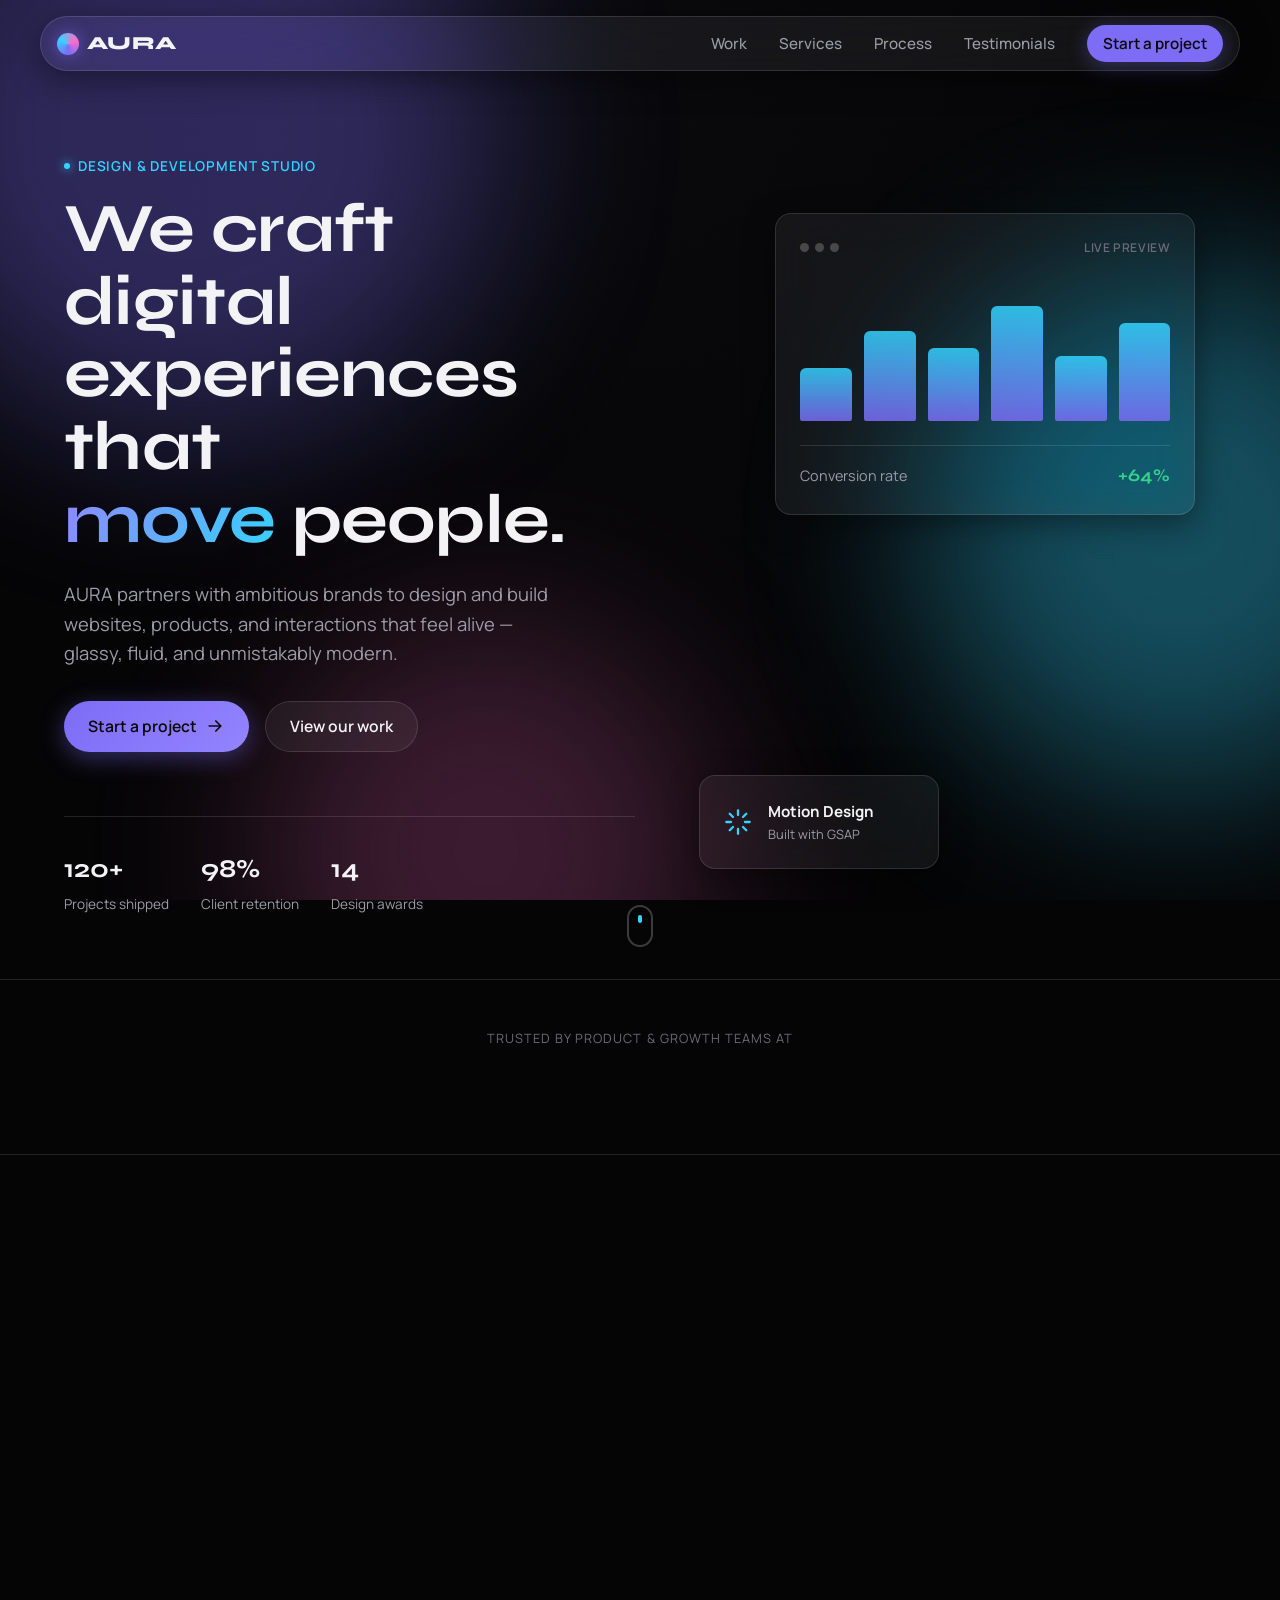
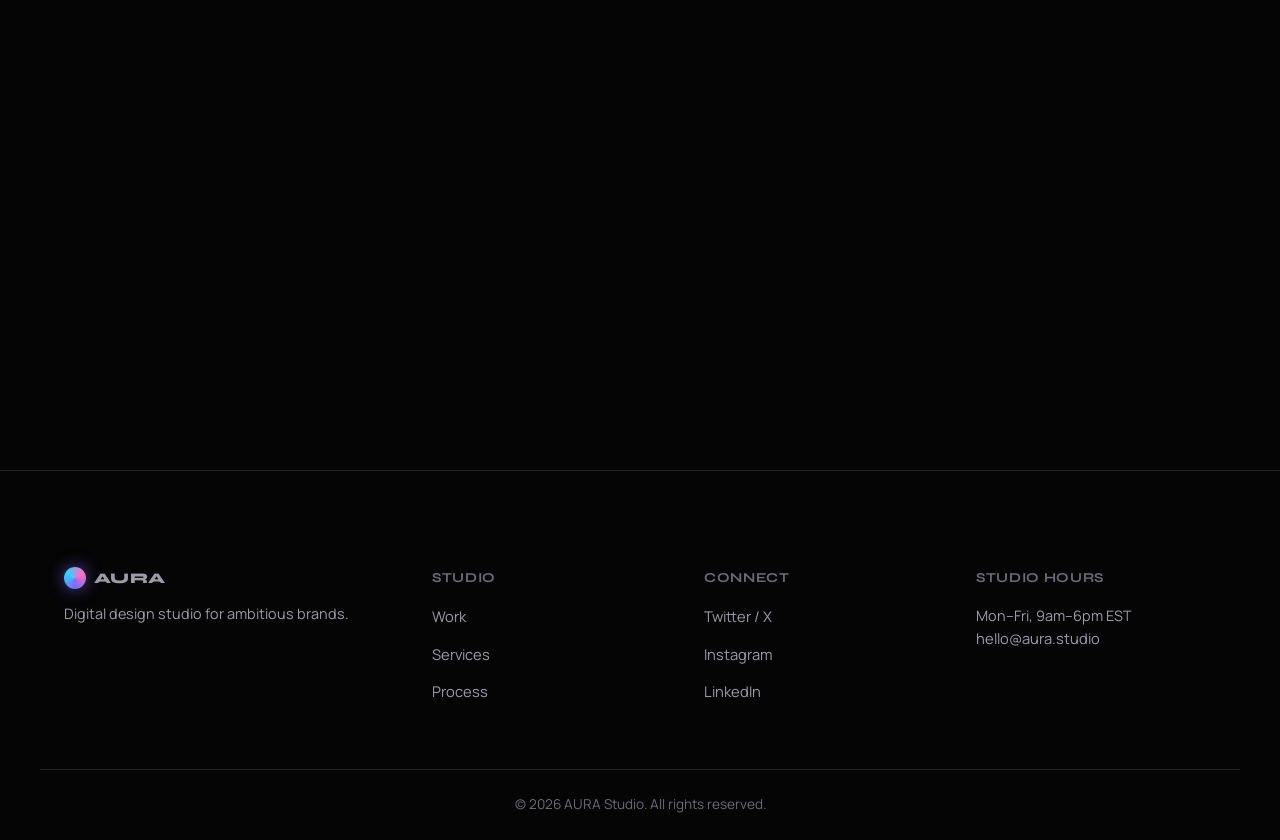
<file: webdesign-agency/index.html>
<!DOCTYPE html>
<html lang="en">
<head>
<script>document.documentElement.classList.add('js');</script>
<meta charset="UTF-8">
<meta name="viewport" content="width=device-width, initial-scale=1.0">
<title>AURA — Digital Design Studio</title>
<meta name="description" content="AURA is a digital design studio crafting bold brands, immersive websites, and motion-driven product experiences.">
<link rel="preconnect" href="https://fonts.googleapis.com">
<link rel="preconnect" href="https://fonts.gstatic.com" crossorigin>
<link href="https://fonts.googleapis.com/css2?family=Syne:wght@500;600;700;800&family=Manrope:wght@300;400;500;600;700&display=swap" rel="stylesheet">
<link rel="stylesheet" href="css/style.css">
</head>
<body>

<a class="skip-link" href="#main">Skip to main content</a>

<!-- Ambient background blobs -->
<div class="bg-scene" aria-hidden="true">
  <div class="blob blob-1"></div>
  <div class="blob blob-2"></div>
  <div class="blob blob-3"></div>
  <div class="grain"></div>
</div>

<header class="site-header">
  <nav class="glass nav-glass" aria-label="Primary">
    <a href="#top" class="logo">
      <span class="logo-mark" aria-hidden="true"></span>
      AURA
    </a>

    <button class="nav-toggle" id="navToggle" aria-expanded="false" aria-controls="navMenu" aria-label="Toggle navigation menu">
      <span></span><span></span><span></span>
    </button>

    <ul class="nav-menu" id="navMenu">
      <li><a href="#work">Work</a></li>
      <li><a href="#services">Services</a></li>
      <li><a href="#process">Process</a></li>
      <li><a href="#testimonials">Testimonials</a></li>
      <li><a href="#contact" class="nav-cta">Start a project</a></li>
    </ul>
  </nav>
</header>

<main id="main">

  <!-- HERO -->
  <section class="hero" id="top">
    <div class="container hero-grid">
      <div class="hero-copy">
        <p class="eyebrow reveal-up">
          <span class="dot" aria-hidden="true"></span>
          Design &amp; Development Studio
        </p>
        <h1 class="hero-title" id="heroTitle">
          <span class="line">We craft digital</span>
          <span class="line">experiences that</span>
          <span class="line"><em>move</em> people.</span>
        </h1>
        <p class="hero-sub reveal-up">
          AURA partners with ambitious brands to design and build websites, products,
          and interactions that feel alive — glassy, fluid, and unmistakably modern.
        </p>
        <div class="hero-actions reveal-up">
          <a href="#contact" class="btn btn-primary">
            Start a project
            <svg class="icon" viewBox="0 0 24 24" fill="none" aria-hidden="true"><path d="M5 12h14M13 6l6 6-6 6" stroke="currentColor" stroke-width="2" stroke-linecap="round" stroke-linejoin="round"/></svg>
          </a>
          <a href="#work" class="btn btn-ghost">
            View our work
          </a>
        </div>

        <dl class="hero-stats reveal-up">
          <div><dt>120+</dt><dd>Projects shipped</dd></div>
          <div><dt>98%</dt><dd>Client retention</dd></div>
          <div><dt>14</dt><dd>Design awards</dd></div>
        </dl>
      </div>

      <div class="hero-visual">
        <div class="glass hero-card hero-card-main">
          <div class="hero-card-top">
            <div class="traffic-lights" aria-hidden="true"><span></span><span></span><span></span></div>
            <span class="hero-card-tag">Live preview</span>
          </div>
          <div class="hero-card-bars">
            <span style="--h:38%"></span>
            <span style="--h:64%"></span>
            <span style="--h:52%"></span>
            <span style="--h:82%"></span>
            <span style="--h:46%"></span>
            <span style="--h:70%"></span>
          </div>
          <div class="hero-card-footer">
            <span>Conversion rate</span>
            <strong>+64%</strong>
          </div>
        </div>
        <div class="glass hero-card hero-card-float">
          <svg class="icon" viewBox="0 0 24 24" fill="none" aria-hidden="true"><path d="M12 2v4M12 18v4M4.9 4.9l2.8 2.8M16.3 16.3l2.8 2.8M2 12h4M18 12h4M4.9 19.1l2.8-2.8M16.3 7.7l2.8-2.8" stroke="currentColor" stroke-width="2" stroke-linecap="round"/></svg>
          <div>
            <strong>Motion Design</strong>
            <span>Built with GSAP</span>
          </div>
        </div>
      </div>
    </div>

    <button class="scroll-cue" id="scrollCue" aria-label="Scroll to next section">
      <span></span>
    </button>
  </section>

  <!-- LOGO STRIP -->
  <section class="logo-strip" aria-label="Trusted by">
    <div class="container">
      <p class="logo-strip-label">Trusted by product &amp; growth teams at</p>
      <div class="logo-row reveal-up">
        <span>NORTHWIND</span>
        <span>VERTEX</span>
        <span>HALO LABS</span>
        <span>ORBITAL</span>
        <span>KINDLE&amp;CO</span>
        <span>PRISMA</span>
      </div>
    </div>
  </section>

  <!-- SERVICES -->
  <section class="services" id="services">
    <div class="container">
      <header class="section-head">
        <p class="eyebrow reveal-up"><span class="dot" aria-hidden="true"></span>Services</p>
        <h2 class="reveal-up">Everything you need to launch and grow</h2>
        <p class="section-sub reveal-up">From first sketch to shipped product — one team, one system, zero handoff friction.</p>
      </header>

      <div class="service-grid">
        <article class="glass service-card reveal-up">
          <div class="service-icon">
            <svg viewBox="0 0 24 24" fill="none" aria-hidden="true"><rect x="3" y="4" width="18" height="16" rx="2" stroke="currentColor" stroke-width="1.8"/><path d="M3 9h18" stroke="currentColor" stroke-width="1.8"/><circle cx="6.5" cy="6.5" r=".75" fill="currentColor"/><circle cx="9" cy="6.5" r=".75" fill="currentColor"/></svg>
          </div>
          <h3>Web Design</h3>
          <p>Distinct, conversion-minded interfaces backed by a real design system — not a template.</p>
          <a href="#contact" class="card-link">Learn more <svg class="icon-sm" viewBox="0 0 24 24" fill="none" aria-hidden="true"><path d="M5 12h14M13 6l6 6-6 6" stroke="currentColor" stroke-width="2" stroke-linecap="round" stroke-linejoin="round"/></svg></a>
        </article>

        <article class="glass service-card reveal-up">
          <div class="service-icon">
            <svg viewBox="0 0 24 24" fill="none" aria-hidden="true"><path d="M4 17l6-6-6-6" stroke="currentColor" stroke-width="1.8" stroke-linecap="round" stroke-linejoin="round"/><path d="M12 19h8" stroke="currentColor" stroke-width="1.8" stroke-linecap="round"/></svg>
          </div>
          <h3>Product Development</h3>
          <p>Production-grade front-end engineering with performance and accessibility built in from day one.</p>
          <a href="#contact" class="card-link">Learn more <svg class="icon-sm" viewBox="0 0 24 24" fill="none" aria-hidden="true"><path d="M5 12h14M13 6l6 6-6 6" stroke="currentColor" stroke-width="2" stroke-linecap="round" stroke-linejoin="round"/></svg></a>
        </article>

        <article class="glass service-card reveal-up">
          <div class="service-icon">
            <svg viewBox="0 0 24 24" fill="none" aria-hidden="true"><circle cx="12" cy="12" r="8.5" stroke="currentColor" stroke-width="1.8"/><path d="M12 8v4l2.5 2.5" stroke="currentColor" stroke-width="1.8" stroke-linecap="round" stroke-linejoin="round"/></svg>
          </div>
          <h3>Motion &amp; Interaction</h3>
          <p>Scroll-driven storytelling, micro-interactions, and page transitions that feel intentional, never gimmicky.</p>
          <a href="#contact" class="card-link">Learn more <svg class="icon-sm" viewBox="0 0 24 24" fill="none" aria-hidden="true"><path d="M5 12h14M13 6l6 6-6 6" stroke="currentColor" stroke-width="2" stroke-linecap="round" stroke-linejoin="round"/></svg></a>
        </article>

        <article class="glass service-card reveal-up">
          <div class="service-icon">
            <svg viewBox="0 0 24 24" fill="none" aria-hidden="true"><path d="M4 20l4.2-4.2M4 20v-5m0 5h5" stroke="currentColor" stroke-width="1.8" stroke-linecap="round" stroke-linejoin="round"/><path d="M20 4l-4.2 4.2M20 4v5m0-5h-5" stroke="currentColor" stroke-width="1.8" stroke-linecap="round" stroke-linejoin="round"/></svg>
          </div>
          <h3>Brand Identity</h3>
          <p>Naming, visual systems, and voice guidelines that hold up across every future touchpoint.</p>
          <a href="#contact" class="card-link">Learn more <svg class="icon-sm" viewBox="0 0 24 24" fill="none" aria-hidden="true"><path d="M5 12h14M13 6l6 6-6 6" stroke="currentColor" stroke-width="2" stroke-linecap="round" stroke-linejoin="round"/></svg></a>
        </article>
      </div>
    </div>
  </section>

  <!-- WORK -->
  <section class="work" id="work">
    <div class="container">
      <header class="section-head">
        <p class="eyebrow reveal-up"><span class="dot" aria-hidden="true"></span>Selected work</p>
        <h2 class="reveal-up">Recent projects we're proud of</h2>
        <p class="section-sub reveal-up">A small sample of the brands and products we've shipped in the last year.</p>
      </header>

      <div class="work-grid">
        <a class="work-card reveal-up work-card-lg" href="#contact">
          <div class="work-media work-media-1"></div>
          <div class="glass work-info">
            <div>
              <span class="work-tag">Fintech · Web App</span>
              <h3>Northwind Capital</h3>
            </div>
            <span class="work-arrow" aria-hidden="true">
              <svg viewBox="0 0 24 24" fill="none"><path d="M7 17L17 7M17 7H9M17 7v8" stroke="currentColor" stroke-width="2" stroke-linecap="round" stroke-linejoin="round"/></svg>
            </span>
          </div>
        </a>

        <a class="work-card reveal-up" href="#contact">
          <div class="work-media work-media-2"></div>
          <div class="glass work-info">
            <div>
              <span class="work-tag">E-commerce</span>
              <h3>Halo Labs</h3>
            </div>
            <span class="work-arrow" aria-hidden="true">
              <svg viewBox="0 0 24 24" fill="none"><path d="M7 17L17 7M17 7H9M17 7v8" stroke="currentColor" stroke-width="2" stroke-linecap="round" stroke-linejoin="round"/></svg>
            </span>
          </div>
        </a>

        <a class="work-card reveal-up" href="#contact">
          <div class="work-media work-media-3"></div>
          <div class="glass work-info">
            <div>
              <span class="work-tag">SaaS Dashboard</span>
              <h3>Orbital Analytics</h3>
            </div>
            <span class="work-arrow" aria-hidden="true">
              <svg viewBox="0 0 24 24" fill="none"><path d="M7 17L17 7M17 7H9M17 7v8" stroke="currentColor" stroke-width="2" stroke-linecap="round" stroke-linejoin="round"/></svg>
            </span>
          </div>
        </a>

        <a class="work-card reveal-up" href="#contact">
          <div class="work-media work-media-4"></div>
          <div class="glass work-info">
            <div>
              <span class="work-tag">Brand + Web</span>
              <h3>Prisma Studio</h3>
            </div>
            <span class="work-arrow" aria-hidden="true">
              <svg viewBox="0 0 24 24" fill="none"><path d="M7 17L17 7M17 7H9M17 7v8" stroke="currentColor" stroke-width="2" stroke-linecap="round" stroke-linejoin="round"/></svg>
            </span>
          </div>
        </a>
      </div>
    </div>
  </section>

  <!-- PROCESS -->
  <section class="process" id="process">
    <div class="container">
      <header class="section-head">
        <p class="eyebrow reveal-up"><span class="dot" aria-hidden="true"></span>Process</p>
        <h2 class="reveal-up">How we work together</h2>
        <p class="section-sub reveal-up">A tight, transparent process built to keep momentum from kickoff to launch.</p>
      </header>

      <ol class="process-list">
        <li class="glass process-step reveal-up">
          <span class="process-num">01</span>
          <h3>Discover</h3>
          <p>We dig into your users, market, and goals to define what success actually looks like.</p>
        </li>
        <li class="glass process-step reveal-up">
          <span class="process-num">02</span>
          <h3>Design</h3>
          <p>Rapid, high-fidelity exploration in the browser — so what you approve is what ships.</p>
        </li>
        <li class="glass process-step reveal-up">
          <span class="process-num">03</span>
          <h3>Build</h3>
          <p>Clean, performant code with motion and accessibility considered at every step.</p>
        </li>
        <li class="glass process-step reveal-up">
          <span class="process-num">04</span>
          <h3>Launch</h3>
          <p>QA, performance passes, and a handoff that sets your team up to keep moving fast.</p>
        </li>
      </ol>
    </div>
  </section>

  <!-- TESTIMONIALS -->
  <section class="testimonials" id="testimonials">
    <div class="container">
      <header class="section-head">
        <p class="eyebrow reveal-up"><span class="dot" aria-hidden="true"></span>Testimonials</p>
        <h2 class="reveal-up">What our clients say</h2>
      </header>

      <div class="testimonial-grid">
        <blockquote class="glass testimonial-card reveal-up">
          <p>&ldquo;AURA rebuilt our entire web presence in six weeks. The motion work alone lifted our demo-to-signup rate by 40%.&rdquo;</p>
          <footer>
            <span class="avatar" aria-hidden="true">JM</span>
            <div><cite>Jordan Marsh</cite><span>VP Growth, Northwind Capital</span></div>
          </footer>
        </blockquote>

        <blockquote class="glass testimonial-card reveal-up">
          <p>&ldquo;The most senior, opinionated design team we've worked with. They pushed back when it mattered and it made the product better.&rdquo;</p>
          <footer>
            <span class="avatar" aria-hidden="true">RK</span>
            <div><cite>Riya Kapoor</cite><span>Founder, Halo Labs</span></div>
          </footer>
        </blockquote>

        <blockquote class="glass testimonial-card reveal-up">
          <p>&ldquo;Genuinely fast turnaround without sacrificing craft. Every interaction on the new site feels intentional.&rdquo;</p>
          <footer>
            <span class="avatar" aria-hidden="true">DT</span>
            <div><cite>Daniel Torres</cite><span>Head of Product, Orbital</span></div>
          </footer>
        </blockquote>
      </div>
    </div>
  </section>

  <!-- CTA -->
  <section class="cta" id="contact">
    <div class="container">
      <div class="glass cta-card reveal-up">
        <h2>Have a project in mind?</h2>
        <p>Tell us where you're headed — we'll tell you how to get there faster.</p>
        <form class="cta-form" id="ctaForm" novalidate>
          <div class="field">
            <label for="name">Name</label>
            <input type="text" id="name" name="name" autocomplete="name" required>
          </div>
          <div class="field">
            <label for="email">Work email</label>
            <input type="email" id="email" name="email" autocomplete="email" required>
            <p class="field-error" id="emailError" role="alert" hidden>Please enter a valid email address.</p>
          </div>
          <div class="field field-full">
            <label for="message">Project details</label>
            <textarea id="message" name="message" rows="3" required></textarea>
          </div>
          <button type="submit" class="btn btn-primary field-full">
            Send message
            <svg class="icon" viewBox="0 0 24 24" fill="none" aria-hidden="true"><path d="M5 12h14M13 6l6 6-6 6" stroke="currentColor" stroke-width="2" stroke-linecap="round" stroke-linejoin="round"/></svg>
          </button>
          <p class="form-status" id="formStatus" role="status" aria-live="polite"></p>
        </form>
      </div>
    </div>
  </section>

</main>

<footer class="site-footer">
  <div class="container footer-grid">
    <div>
      <a href="#top" class="logo"><span class="logo-mark" aria-hidden="true"></span>AURA</a>
      <p>Digital design studio for ambitious brands.</p>
    </div>
    <nav aria-label="Footer">
      <h4>Studio</h4>
      <ul>
        <li><a href="#work">Work</a></li>
        <li><a href="#services">Services</a></li>
        <li><a href="#process">Process</a></li>
      </ul>
    </nav>
    <nav aria-label="Social">
      <h4>Connect</h4>
      <ul>
        <li><a href="#">Twitter / X</a></li>
        <li><a href="#">Instagram</a></li>
        <li><a href="#">LinkedIn</a></li>
      </ul>
    </nav>
    <div>
      <h4>Studio hours</h4>
      <p>Mon–Fri, 9am–6pm EST<br><a href="mailto:hello@aura.studio">hello@aura.studio</a></p>
    </div>
  </div>
  <div class="container footer-bottom">
    <p>&copy; 2026 AURA Studio. All rights reserved.</p>
  </div>
</footer>

<script src="js/vendor/gsap.min.js"></script>
<script src="js/vendor/ScrollTrigger.min.js"></script>
<script src="js/main.js"></script>
</body>
</html>
</file>
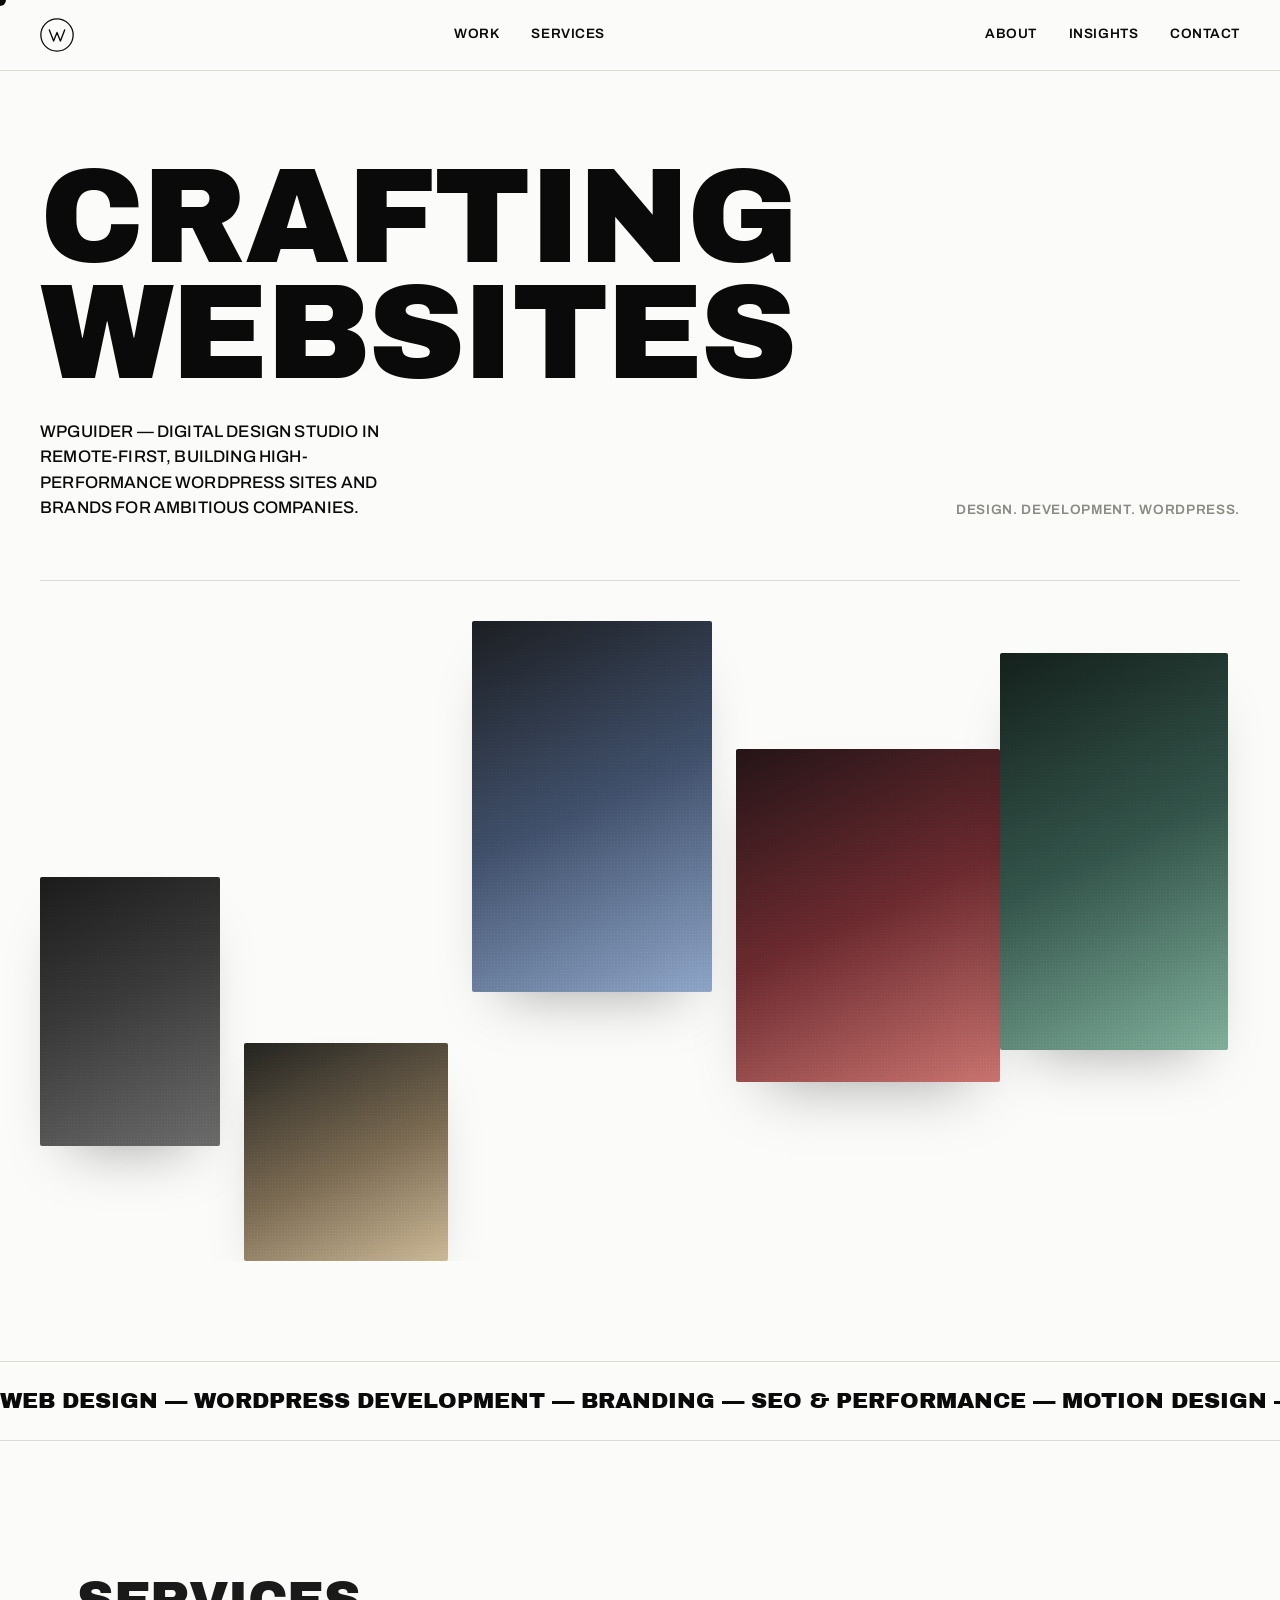
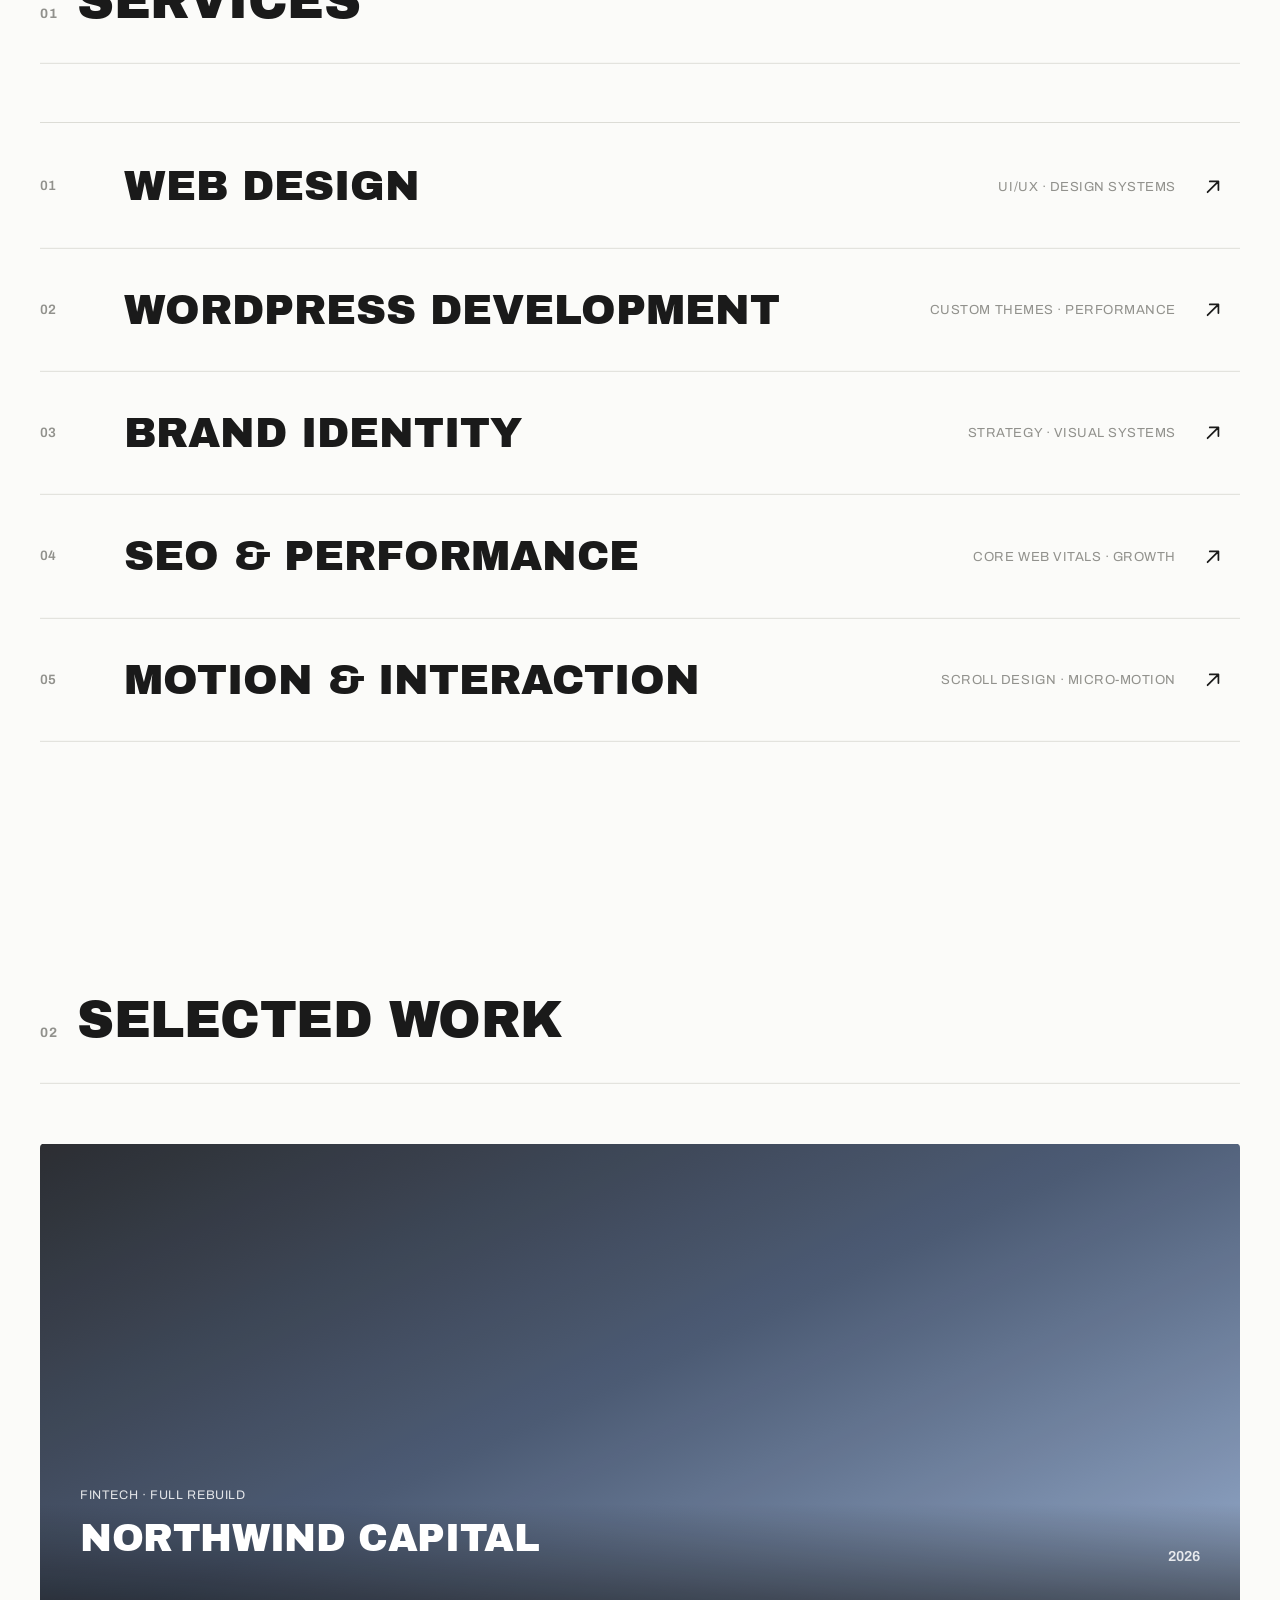
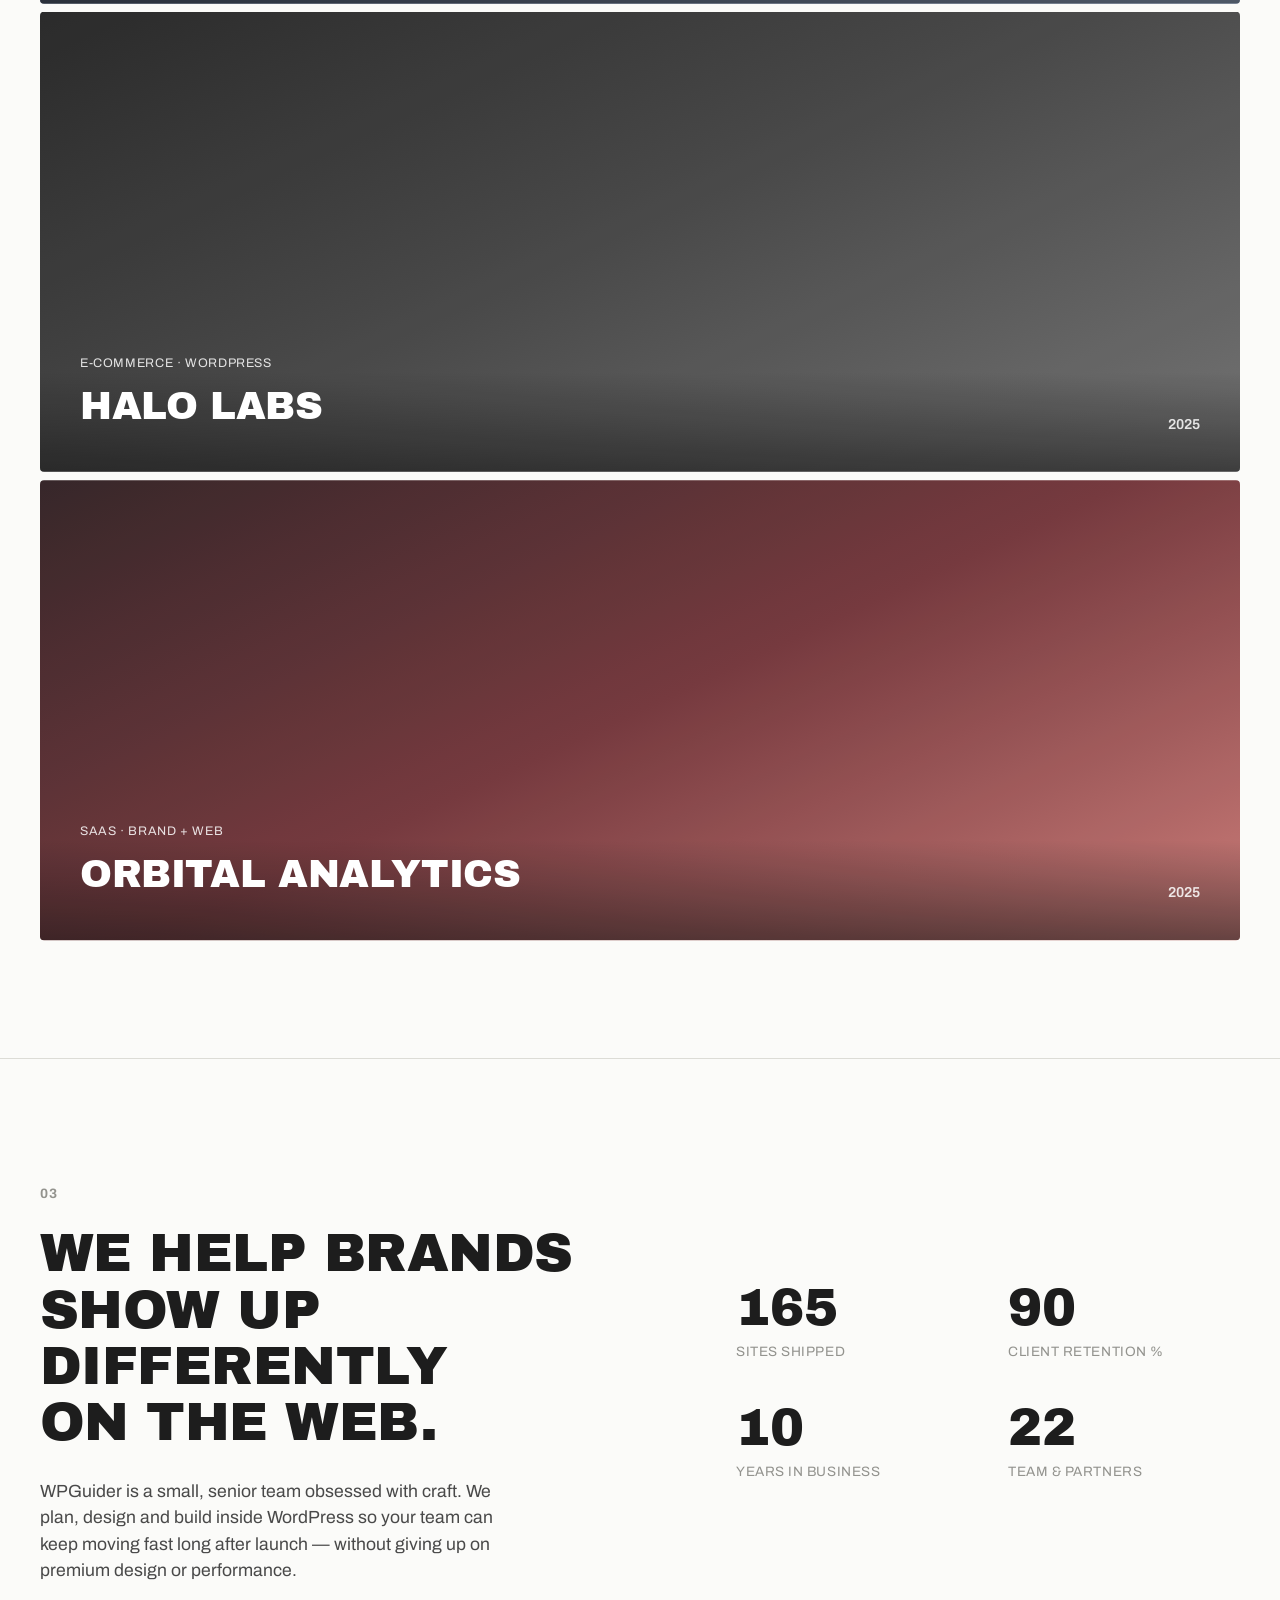
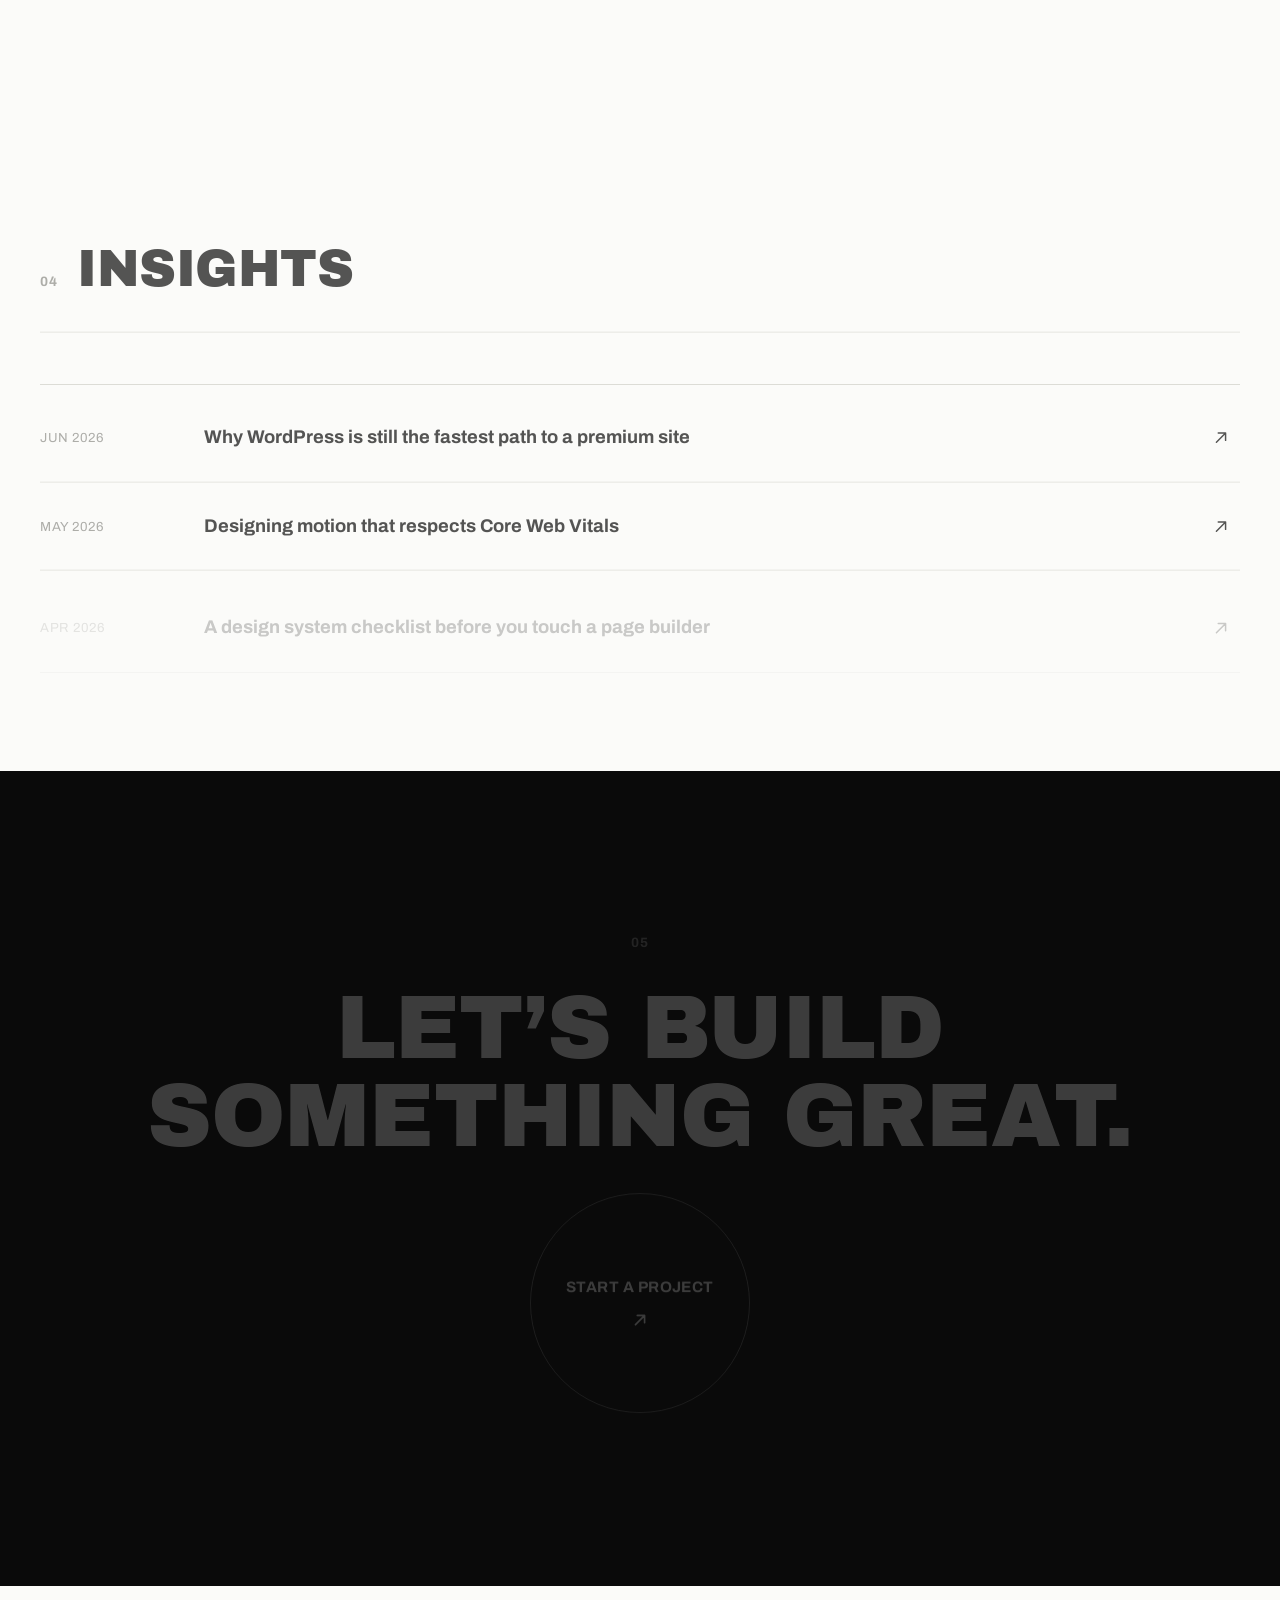
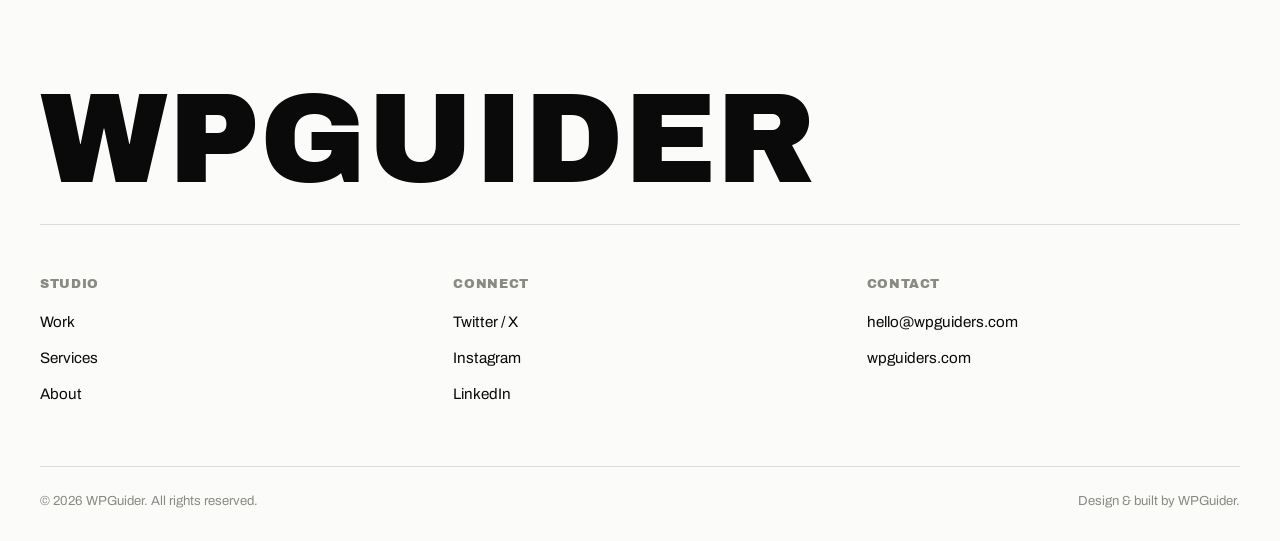
<file: wpguider/index.html>
<!DOCTYPE html>
<html lang="en">
<head>
<script>document.documentElement.classList.add('js');</script>
<meta charset="UTF-8">
<meta name="viewport" content="width=device-width, initial-scale=1.0">
<title>WPGuider — Digital Design &amp; WordPress Studio</title>
<meta name="description" content="WPGuider is a digital design studio building high-performance WordPress websites, brands, and product experiences for ambitious companies.">
<link rel="preconnect" href="https://fonts.googleapis.com">
<link rel="preconnect" href="https://fonts.gstatic.com" crossorigin>
<link href="https://fonts.googleapis.com/css2?family=Archivo:wght@400;500;600;900&family=Archivo+Black&display=swap" rel="stylesheet">
<link rel="stylesheet" href="css/style.css">
</head>
<body>

<a class="skip-link" href="#main">Skip to main content</a>

<!-- Custom cursor -->
<div class="cursor" id="cursor" aria-hidden="true">
  <span class="cursor-dot"></span>
  <span class="cursor-label" id="cursorLabel"></span>
</div>

<header class="site-header" id="siteHeader">
  <div class="header-inner">
    <a href="#top" class="logo" aria-label="WPGuider home">
      <svg viewBox="0 0 40 40" fill="none" class="logo-mark" aria-hidden="true">
        <circle cx="20" cy="20" r="19" stroke="currentColor" stroke-width="1.5"/>
        <path d="M11 14L16 27L20 17L24 27L29 14" stroke="currentColor" stroke-width="1.6" stroke-linecap="round" stroke-linejoin="round"/>
      </svg>
    </a>

    <nav class="nav-left" aria-label="Primary">
      <a href="#work" data-hover="cursor-link">Work</a>
      <a href="#services" data-hover="cursor-link">Services</a>
    </nav>

    <button class="nav-toggle" id="navToggle" aria-expanded="false" aria-controls="navMenu" aria-label="Toggle navigation menu">
      <span></span><span></span>
    </button>

    <nav class="nav-right" aria-label="Secondary">
      <a href="#about" data-hover="cursor-link">About</a>
      <a href="#insights" data-hover="cursor-link">Insights</a>
      <a href="#contact" data-hover="cursor-link">Contact</a>
    </nav>
  </div>

  <nav class="nav-mobile" id="navMenu" aria-label="Mobile">
    <a href="#work">Work</a>
    <a href="#services">Services</a>
    <a href="#about">About</a>
    <a href="#insights">Insights</a>
    <a href="#contact">Contact</a>
  </nav>
</header>

<main id="main">

  <!-- HERO -->
  <section class="hero" id="top">
    <div class="hero-text">
      <h1 class="hero-title" id="heroTitle">
        <span class="hero-line" data-line>Crafting</span>
        <span class="hero-line" data-line>Websites</span>
      </h1>
      <div class="hero-meta reveal-up">
        <p class="hero-desc">
          WPGUIDER — Digital design studio in remote-first, building
          high-performance WordPress sites and brands for ambitious companies.
        </p>
        <p class="hero-tags">Design. Development. WordPress.</p>
      </div>
    </div>

    <div class="hero-grid" id="heroGrid">
      <figure class="tile tile-1 parallax" data-speed="0.4">
        <div class="tile-media grad-1"></div>
      </figure>
      <figure class="tile tile-2 parallax" data-speed="0.7">
        <div class="tile-media grad-2"></div>
      </figure>
      <figure class="tile tile-3 parallax" data-speed="0.25">
        <div class="tile-media grad-3"></div>
      </figure>
      <figure class="tile tile-4 parallax" data-speed="0.55">
        <div class="tile-media grad-4"></div>
      </figure>
      <figure class="tile tile-5 parallax" data-speed="0.35">
        <div class="tile-media grad-5"></div>
      </figure>
    </div>
  </section>

  <!-- MARQUEE -->
  <section class="marquee" aria-hidden="true">
    <div class="marquee-track">
      <span>Web Design — WordPress Development — Branding — SEO &amp; Performance — Motion Design — Web Design — WordPress Development — Branding — SEO &amp; Performance — Motion Design — </span>
      <span>Web Design — WordPress Development — Branding — SEO &amp; Performance — Motion Design — Web Design — WordPress Development — Branding — SEO &amp; Performance — Motion Design — </span>
    </div>
  </section>

  <!-- SERVICES -->
  <section class="services" id="services">
    <div class="services-head reveal-up">
      <span class="section-index">01</span>
      <h2>Services</h2>
    </div>

    <ul class="services-list">
      <li class="service-row reveal-up" data-preview="grad-2">
        <span class="service-num">01</span>
        <span class="service-name">Web Design</span>
        <span class="service-tags">UI/UX · Design Systems</span>
        <svg class="service-arrow" viewBox="0 0 24 24" fill="none" aria-hidden="true"><path d="M7 17L17 7M17 7H9M17 7v8" stroke="currentColor" stroke-width="1.6" stroke-linecap="round" stroke-linejoin="round"/></svg>
      </li>
      <li class="service-row reveal-up" data-preview="grad-3">
        <span class="service-num">02</span>
        <span class="service-name">WordPress Development</span>
        <span class="service-tags">Custom Themes · Performance</span>
        <svg class="service-arrow" viewBox="0 0 24 24" fill="none" aria-hidden="true"><path d="M7 17L17 7M17 7H9M17 7v8" stroke="currentColor" stroke-width="1.6" stroke-linecap="round" stroke-linejoin="round"/></svg>
      </li>
      <li class="service-row reveal-up" data-preview="grad-4">
        <span class="service-num">03</span>
        <span class="service-name">Brand Identity</span>
        <span class="service-tags">Strategy · Visual Systems</span>
        <svg class="service-arrow" viewBox="0 0 24 24" fill="none" aria-hidden="true"><path d="M7 17L17 7M17 7H9M17 7v8" stroke="currentColor" stroke-width="1.6" stroke-linecap="round" stroke-linejoin="round"/></svg>
      </li>
      <li class="service-row reveal-up" data-preview="grad-1">
        <span class="service-num">04</span>
        <span class="service-name">SEO &amp; Performance</span>
        <span class="service-tags">Core Web Vitals · Growth</span>
        <svg class="service-arrow" viewBox="0 0 24 24" fill="none" aria-hidden="true"><path d="M7 17L17 7M17 7H9M17 7v8" stroke="currentColor" stroke-width="1.6" stroke-linecap="round" stroke-linejoin="round"/></svg>
      </li>
      <li class="service-row reveal-up" data-preview="grad-5">
        <span class="service-num">05</span>
        <span class="service-name">Motion &amp; Interaction</span>
        <span class="service-tags">Scroll Design · Micro-motion</span>
        <svg class="service-arrow" viewBox="0 0 24 24" fill="none" aria-hidden="true"><path d="M7 17L17 7M17 7H9M17 7v8" stroke="currentColor" stroke-width="1.6" stroke-linecap="round" stroke-linejoin="round"/></svg>
      </li>
    </ul>

    <div class="service-preview" id="servicePreview" aria-hidden="true">
      <div class="service-preview-media"></div>
    </div>
  </section>

  <!-- WORK -->
  <section class="work" id="work">
    <div class="services-head reveal-up">
      <span class="section-index">02</span>
      <h2>Selected Work</h2>
    </div>

    <div class="case-list">
      <a class="case reveal-up" href="#contact" data-hover="cursor-view">
        <div class="case-media grad-3"></div>
        <div class="case-info">
          <div>
            <span class="case-tag">Fintech · Full Rebuild</span>
            <h3>Northwind Capital</h3>
          </div>
          <span class="case-year">2026</span>
        </div>
      </a>

      <a class="case reveal-up" href="#contact" data-hover="cursor-view">
        <div class="case-media grad-1"></div>
        <div class="case-info">
          <div>
            <span class="case-tag">E-commerce · WordPress</span>
            <h3>Halo Labs</h3>
          </div>
          <span class="case-year">2025</span>
        </div>
      </a>

      <a class="case reveal-up" href="#contact" data-hover="cursor-view">
        <div class="case-media grad-4"></div>
        <div class="case-info">
          <div>
            <span class="case-tag">SaaS · Brand + Web</span>
            <h3>Orbital Analytics</h3>
          </div>
          <span class="case-year">2025</span>
        </div>
      </a>
    </div>
  </section>

  <!-- STATS / ABOUT -->
  <section class="about" id="about">
    <div class="about-grid">
      <div class="about-copy reveal-up">
        <span class="section-index">03</span>
        <h2>We help brands<br>show up differently<br>on the web.</h2>
        <p>
          WPGuider is a small, senior team obsessed with craft. We plan, design
          and build inside WordPress so your team can keep moving fast long
          after launch — without giving up on premium design or performance.
        </p>
      </div>
      <dl class="stats reveal-up">
        <div><dt data-counter="180">0</dt><dd>Sites shipped</dd></div>
        <div><dt data-counter="98">0</dt><dd>Client retention %</dd></div>
        <div><dt data-counter="11">0</dt><dd>Years in business</dd></div>
        <div><dt data-counter="24">0</dt><dd>Team &amp; partners</dd></div>
      </dl>
    </div>
  </section>

  <!-- INSIGHTS -->
  <section class="insights" id="insights">
    <div class="services-head reveal-up">
      <span class="section-index">04</span>
      <h2>Insights</h2>
    </div>
    <div class="insight-list">
      <a class="insight reveal-up" href="#" data-hover="cursor-link">
        <span class="insight-date">Jun 2026</span>
        <h3>Why WordPress is still the fastest path to a premium site</h3>
        <svg viewBox="0 0 24 24" fill="none" aria-hidden="true"><path d="M7 17L17 7M17 7H9M17 7v8" stroke="currentColor" stroke-width="1.6" stroke-linecap="round" stroke-linejoin="round"/></svg>
      </a>
      <a class="insight reveal-up" href="#" data-hover="cursor-link">
        <span class="insight-date">May 2026</span>
        <h3>Designing motion that respects Core Web Vitals</h3>
        <svg viewBox="0 0 24 24" fill="none" aria-hidden="true"><path d="M7 17L17 7M17 7H9M17 7v8" stroke="currentColor" stroke-width="1.6" stroke-linecap="round" stroke-linejoin="round"/></svg>
      </a>
      <a class="insight reveal-up" href="#" data-hover="cursor-link">
        <span class="insight-date">Apr 2026</span>
        <h3>A design system checklist before you touch a page builder</h3>
        <svg viewBox="0 0 24 24" fill="none" aria-hidden="true"><path d="M7 17L17 7M17 7H9M17 7v8" stroke="currentColor" stroke-width="1.6" stroke-linecap="round" stroke-linejoin="round"/></svg>
      </a>
    </div>
  </section>

  <!-- CTA -->
  <section class="cta" id="contact">
    <div class="cta-inner">
      <span class="section-index reveal-up">05</span>
      <h2 class="cta-title reveal-up">Let&rsquo;s build<br>something great.</h2>
      <a href="mailto:hello@wpguiders.com" class="magnetic-btn reveal-up" id="magneticCta" data-hover="cursor-link">
        <span class="magnetic-btn-inner">
          Start a project
          <svg viewBox="0 0 24 24" fill="none" aria-hidden="true"><path d="M7 17L17 7M17 7H9M17 7v8" stroke="currentColor" stroke-width="1.8" stroke-linecap="round" stroke-linejoin="round"/></svg>
        </span>
      </a>
      <p class="cta-email reveal-up">hello@wpguiders.com &nbsp;/&nbsp; +1 (000) 000-0000</p>
    </div>
  </section>

</main>

<footer class="site-footer">
  <div class="footer-top">
    <a href="https://wpguiders.com" class="footer-wordmark" data-hover="cursor-link">WPGUIDER</a>
  </div>
  <div class="footer-grid">
    <div>
      <h4>Studio</h4>
      <ul>
        <li><a href="#work">Work</a></li>
        <li><a href="#services">Services</a></li>
        <li><a href="#about">About</a></li>
      </ul>
    </div>
    <div>
      <h4>Connect</h4>
      <ul>
        <li><a href="#">Twitter / X</a></li>
        <li><a href="#">Instagram</a></li>
        <li><a href="#">LinkedIn</a></li>
      </ul>
    </div>
    <div>
      <h4>Contact</h4>
      <ul>
        <li><a href="mailto:hello@wpguiders.com">hello@wpguiders.com</a></li>
        <li><a href="https://wpguiders.com">wpguiders.com</a></li>
      </ul>
    </div>
  </div>
  <div class="footer-bottom">
    <p>&copy; 2026 WPGuider. All rights reserved.</p>
    <p>Design &amp; built by WPGuider.</p>
  </div>
</footer>

<script src="js/vendor/gsap.min.js"></script>
<script src="js/vendor/ScrollTrigger.min.js"></script>
<script src="js/vendor/lenis.min.js"></script>
<script src="js/main.js"></script>
</body>
</html>
</file>
<file: webdesign-agency/css/style.css>
/* ============================================================
   AURA — Design Tokens
   ============================================================ */
:root {
  --bg-deep: #050506;
  --bg-base: #0a0a0d;
  --bg-elevated: #101014;

  --surface: rgba(255, 255, 255, 0.06);
  --surface-strong: rgba(255, 255, 255, 0.10);
  --surface-hover: rgba(255, 255, 255, 0.12);
  --border: rgba(255, 255, 255, 0.12);
  --border-strong: rgba(255, 255, 255, 0.22);

  --foreground: #F3F3F6;
  --foreground-muted: #9C9CA8;
  --foreground-faint: #6B6B76;

  --primary: #7C6CF6;
  --primary-strong: #9384FF;
  --on-primary: #0A0A0D;
  --secondary: #33D4FF;
  --accent: #FF6EC7;

  --success: #35D08A;
  --destructive: #FF6161;

  --radius-sm: 10px;
  --radius-md: 16px;
  --radius-lg: 24px;
  --radius-full: 999px;

  --space-1: 4px;
  --space-2: 8px;
  --space-3: 12px;
  --space-4: 16px;
  --space-6: 24px;
  --space-8: 32px;
  --space-12: 48px;
  --space-16: 64px;
  --space-24: 96px;

  --ease-out: cubic-bezier(0.16, 1, 0.3, 1);
  --ease-in-out: cubic-bezier(0.65, 0, 0.35, 1);
  --dur-fast: 150ms;
  --dur-base: 250ms;
  --dur-slow: 400ms;

  --font-heading: "Syne", "Manrope", sans-serif;
  --font-body: "Manrope", -apple-system, BlinkMacSystemFont, sans-serif;

  --shadow-glass: 0 8px 32px rgba(0, 0, 0, 0.45);
  --shadow-glow: 0 0 60px rgba(124, 108, 246, 0.25);
  --container-max: 1200px;
}

/* ============================================================
   Reset
   ============================================================ */
*, *::before, *::after { box-sizing: border-box; }
html { scroll-behavior: smooth; }
body {
  margin: 0;
  min-height: 100dvh;
  background: var(--bg-deep);
  color: var(--foreground);
  font-family: var(--font-body);
  font-size: 16px;
  line-height: 1.6;
  -webkit-font-smoothing: antialiased;
  overflow-x: hidden;
}
img, svg { display: block; max-width: 100%; }
a { color: inherit; text-decoration: none; }
ul, ol { list-style: none; margin: 0; padding: 0; }
button { font: inherit; color: inherit; background: none; border: none; cursor: pointer; }
h1, h2, h3, h4 { font-family: var(--font-heading); font-weight: 700; margin: 0; letter-spacing: -0.01em; }
p { margin: 0; }

@media (prefers-reduced-motion: reduce) {
  html { scroll-behavior: auto; }
  *, *::before, *::after {
    animation-duration: 0.001ms !important;
    animation-iteration-count: 1 !important;
    transition-duration: 0.001ms !important;
    scroll-behavior: auto !important;
  }
}

:focus-visible {
  outline: 2px solid var(--secondary);
  outline-offset: 3px;
  border-radius: var(--radius-sm);
}

.skip-link {
  position: absolute;
  left: -999px;
  top: 0;
  background: var(--primary);
  color: var(--on-primary);
  padding: var(--space-2) var(--space-4);
  z-index: 1000;
  border-radius: 0 0 var(--radius-sm) 0;
}
.skip-link:focus {
  left: 0;
}

.container {
  max-width: var(--container-max);
  margin: 0 auto;
  padding: 0 var(--space-6);
}

.icon { width: 20px; height: 20px; flex-shrink: 0; }
.icon-sm { width: 16px; height: 16px; flex-shrink: 0; }

/* ============================================================
   Glassmorphism core
   ============================================================ */
.glass {
  background: var(--surface);
  border: 1px solid var(--border);
  backdrop-filter: blur(20px) saturate(140%);
  -webkit-backdrop-filter: blur(20px) saturate(140%);
  border-radius: var(--radius-md);
  box-shadow: var(--shadow-glass);
}

/* ============================================================
   Ambient background
   ============================================================ */
.bg-scene {
  position: fixed;
  inset: 0;
  z-index: -1;
  overflow: hidden;
  background: radial-gradient(ellipse at top, var(--bg-base) 0%, var(--bg-deep) 60%);
}
.blob {
  position: absolute;
  border-radius: 50%;
  filter: blur(90px);
  opacity: 0.35;
  will-change: transform;
}
.blob-1 {
  width: 620px; height: 620px;
  top: -180px; left: -120px;
  background: var(--primary);
  animation: float-1 22s ease-in-out infinite;
}
.blob-2 {
  width: 520px; height: 520px;
  top: 30%; right: -160px;
  background: var(--secondary);
  animation: float-2 26s ease-in-out infinite;
}
.blob-3 {
  width: 460px; height: 460px;
  bottom: -180px; left: 20%;
  background: var(--accent);
  opacity: 0.22;
  animation: float-3 30s ease-in-out infinite;
}
@keyframes float-1 {
  0%, 100% { transform: translate(0, 0) scale(1); }
  50% { transform: translate(60px, 80px) scale(1.08); }
}
@keyframes float-2 {
  0%, 100% { transform: translate(0, 0) scale(1); }
  50% { transform: translate(-70px, 40px) scale(0.95); }
}
@keyframes float-3 {
  0%, 100% { transform: translate(0, 0) scale(1); }
  50% { transform: translate(50px, -50px) scale(1.1); }
}
.grain {
  position: absolute;
  inset: 0;
  background-image: radial-gradient(rgba(255,255,255,0.03) 1px, transparent 1px);
  background-size: 3px 3px;
  mix-blend-mode: overlay;
}
@media (prefers-reduced-motion: reduce) {
  .blob { animation: none; }
}

/* ============================================================
   Header / Nav
   ============================================================ */
.site-header {
  position: sticky;
  top: var(--space-4);
  z-index: 100;
  padding: 0 var(--space-6);
}
.nav-glass {
  max-width: var(--container-max);
  margin: 0 auto;
  display: flex;
  align-items: center;
  justify-content: space-between;
  padding: var(--space-3) var(--space-4);
  border-radius: var(--radius-full);
}
.logo {
  display: flex;
  align-items: center;
  gap: var(--space-2);
  font-family: var(--font-heading);
  font-weight: 800;
  font-size: 1.15rem;
  letter-spacing: 0.02em;
}
.logo-mark {
  width: 22px; height: 22px;
  border-radius: 50%;
  background: conic-gradient(from 180deg, var(--primary), var(--secondary), var(--accent), var(--primary));
  box-shadow: 0 0 16px rgba(124, 108, 246, 0.6);
}
.nav-menu {
  display: flex;
  align-items: center;
  gap: var(--space-8);
  font-size: 0.95rem;
  font-weight: 500;
}
.nav-menu a:not(.nav-cta) {
  color: var(--foreground-muted);
  transition: color var(--dur-fast) var(--ease-out);
  padding: var(--space-2) 0;
}
.nav-menu a:not(.nav-cta):hover { color: var(--foreground); }
.nav-cta {
  background: var(--primary);
  color: var(--on-primary);
  padding: var(--space-2) var(--space-4);
  border-radius: var(--radius-full);
  font-weight: 600;
  transition: transform var(--dur-fast) var(--ease-out), box-shadow var(--dur-fast) var(--ease-out);
  box-shadow: 0 4px 20px rgba(124, 108, 246, 0.35);
}
.nav-cta:hover { transform: translateY(-2px); box-shadow: 0 8px 26px rgba(124, 108, 246, 0.5); }

.nav-toggle {
  display: none;
  flex-direction: column;
  gap: 5px;
  padding: var(--space-2);
}
.nav-toggle span {
  width: 22px; height: 2px;
  background: var(--foreground);
  border-radius: var(--radius-full);
  transition: transform var(--dur-base) var(--ease-out), opacity var(--dur-base) var(--ease-out);
}
.nav-toggle[aria-expanded="true"] span:nth-child(1) { transform: translateY(7px) rotate(45deg); }
.nav-toggle[aria-expanded="true"] span:nth-child(2) { opacity: 0; }
.nav-toggle[aria-expanded="true"] span:nth-child(3) { transform: translateY(-7px) rotate(-45deg); }

/* ============================================================
   Buttons
   ============================================================ */
.btn {
  display: inline-flex;
  align-items: center;
  justify-content: center;
  gap: var(--space-2);
  padding: var(--space-3) var(--space-6);
  border-radius: var(--radius-full);
  font-weight: 600;
  font-size: 0.98rem;
  cursor: pointer;
  transition: transform var(--dur-fast) var(--ease-out), box-shadow var(--dur-fast) var(--ease-out), background var(--dur-fast) var(--ease-out), border-color var(--dur-fast) var(--ease-out);
  min-height: 48px;
}
.btn .icon { transition: transform var(--dur-fast) var(--ease-out); }
.btn:hover .icon { transform: translateX(3px); }
.btn-primary {
  background: linear-gradient(135deg, var(--primary), var(--primary-strong));
  color: var(--on-primary);
  box-shadow: 0 6px 24px rgba(124, 108, 246, 0.4);
}
.btn-primary:hover { transform: translateY(-2px); box-shadow: 0 10px 32px rgba(124, 108, 246, 0.55); }
.btn-primary:active { transform: translateY(0) scale(0.98); }
.btn-ghost {
  background: var(--surface);
  border: 1px solid var(--border);
  color: var(--foreground);
  backdrop-filter: blur(12px);
}
.btn-ghost:hover { background: var(--surface-hover); border-color: var(--border-strong); transform: translateY(-2px); }
.btn-ghost:active { transform: translateY(0) scale(0.98); }

/* ============================================================
   Hero
   ============================================================ */
.hero {
  position: relative;
  padding: var(--space-24) 0 var(--space-16);
}
.hero-grid {
  display: grid;
  grid-template-columns: 1.05fr 0.95fr;
  gap: var(--space-16);
  align-items: center;
  min-height: 78vh;
}
.eyebrow {
  display: inline-flex;
  align-items: center;
  gap: var(--space-2);
  font-size: 0.85rem;
  font-weight: 600;
  letter-spacing: 0.06em;
  text-transform: uppercase;
  color: var(--secondary);
  margin: 0 0 var(--space-4);
}
.dot {
  width: 6px; height: 6px;
  border-radius: 50%;
  background: var(--secondary);
  box-shadow: 0 0 10px var(--secondary);
}
.hero-title {
  font-size: clamp(2.6rem, 5.4vw, 4.6rem);
  line-height: 1.05;
  margin-bottom: var(--space-6);
}
.hero-title .line { display: block; overflow: hidden; }
.hero-title em {
  font-style: normal;
  background: linear-gradient(120deg, var(--primary-strong), var(--secondary));
  -webkit-background-clip: text;
  background-clip: text;
  color: transparent;
}
.hero-sub {
  font-size: 1.15rem;
  color: var(--foreground-muted);
  max-width: 46ch;
  margin-bottom: var(--space-8);
}
.hero-actions {
  display: flex;
  flex-wrap: wrap;
  gap: var(--space-4);
  margin-bottom: var(--space-16);
}
.hero-stats {
  display: flex;
  gap: var(--space-8);
  margin: 0;
  padding-top: var(--space-8);
  border-top: 1px solid var(--border);
}
.hero-stats > div { display: flex; flex-direction: column; gap: var(--space-1); }
.hero-stats dt {
  font-family: var(--font-heading);
  font-size: 1.6rem;
  font-weight: 700;
}
.hero-stats dd {
  margin: 0;
  font-size: 0.85rem;
  color: var(--foreground-muted);
}

.hero-visual { position: relative; height: 100%; min-height: 420px; }
.hero-card {
  position: absolute;
  padding: var(--space-6);
}
.hero-card-main {
  width: min(420px, 90%);
  top: 8%;
  right: 4%;
}
.hero-card-top {
  display: flex;
  align-items: center;
  justify-content: space-between;
  margin-bottom: var(--space-6);
}
.traffic-lights { display: flex; gap: 6px; }
.traffic-lights span { width: 9px; height: 9px; border-radius: 50%; background: var(--border-strong); }
.hero-card-tag {
  font-size: 0.75rem;
  color: var(--foreground-faint);
  font-weight: 600;
  text-transform: uppercase;
  letter-spacing: 0.05em;
}
.hero-card-bars {
  display: flex;
  align-items: flex-end;
  gap: var(--space-3);
  height: 140px;
  margin-bottom: var(--space-6);
}
.hero-card-bars span {
  flex: 1;
  height: var(--h);
  border-radius: 6px 6px 2px 2px;
  background: linear-gradient(180deg, var(--secondary), var(--primary));
  opacity: 0.85;
  transform-origin: bottom;
}
.hero-card-footer {
  display: flex;
  align-items: center;
  justify-content: space-between;
  padding-top: var(--space-4);
  border-top: 1px solid var(--border);
  font-size: 0.9rem;
  color: var(--foreground-muted);
}
.hero-card-footer strong { color: var(--success); font-size: 1.1rem; font-family: var(--font-heading); }

.hero-card-float {
  bottom: 6%;
  left: 0;
  display: flex;
  align-items: center;
  gap: var(--space-4);
  width: 240px;
}
.hero-card-float .icon { color: var(--secondary); width: 28px; height: 28px; }
.hero-card-float strong { display: block; font-size: 0.95rem; }
.hero-card-float span { display: block; font-size: 0.8rem; color: var(--foreground-muted); }

.scroll-cue {
  position: absolute;
  left: 50%;
  bottom: var(--space-8);
  transform: translateX(-50%);
  width: 26px;
  height: 42px;
  border: 2px solid var(--border-strong);
  border-radius: var(--radius-full);
  display: flex;
  justify-content: center;
  padding-top: 8px;
}
.scroll-cue span {
  width: 4px; height: 8px;
  border-radius: var(--radius-full);
  background: var(--secondary);
  animation: scroll-cue 1.8s ease-in-out infinite;
}
@keyframes scroll-cue {
  0% { opacity: 1; transform: translateY(0); }
  100% { opacity: 0; transform: translateY(14px); }
}
@media (prefers-reduced-motion: reduce) { .scroll-cue span { animation: none; } }

/* ============================================================
   Logo strip
   ============================================================ */
.logo-strip { padding: var(--space-12) 0; border-top: 1px solid var(--border); border-bottom: 1px solid var(--border); }
.logo-strip-label {
  text-align: center;
  font-size: 0.8rem;
  letter-spacing: 0.08em;
  text-transform: uppercase;
  color: var(--foreground-faint);
  margin-bottom: var(--space-8);
}
.logo-row {
  display: flex;
  flex-wrap: wrap;
  justify-content: center;
  gap: var(--space-12);
  font-family: var(--font-heading);
  font-weight: 700;
  letter-spacing: 0.05em;
  color: var(--foreground-muted);
}

/* ============================================================
   Section shared
   ============================================================ */
section { padding: var(--space-24) 0; }
.section-head { max-width: 640px; margin: 0 auto var(--space-16); text-align: center; }
.section-head h2 { font-size: clamp(2rem, 3.6vw, 2.8rem); margin-bottom: var(--space-4); }
.section-sub { color: var(--foreground-muted); font-size: 1.05rem; }
.section-head .eyebrow { justify-content: center; }

/* ============================================================
   Services
   ============================================================ */
.service-grid {
  display: grid;
  grid-template-columns: repeat(4, 1fr);
  gap: var(--space-6);
}
.service-card {
  padding: var(--space-8) var(--space-6);
  transition: transform var(--dur-base) var(--ease-out), background var(--dur-base) var(--ease-out), border-color var(--dur-base) var(--ease-out);
}
.service-card:hover {
  transform: translateY(-6px);
  background: var(--surface-hover);
  border-color: var(--border-strong);
}
.service-icon {
  width: 52px; height: 52px;
  border-radius: var(--radius-sm);
  display: flex; align-items: center; justify-content: center;
  background: linear-gradient(135deg, rgba(124,108,246,0.25), rgba(51,212,255,0.15));
  color: var(--secondary);
  margin-bottom: var(--space-6);
}
.service-icon svg { width: 26px; height: 26px; }
.service-card h3 { font-size: 1.2rem; margin-bottom: var(--space-3); }
.service-card p { color: var(--foreground-muted); margin-bottom: var(--space-6); font-size: 0.95rem; }
.card-link {
  display: inline-flex;
  align-items: center;
  gap: var(--space-1);
  font-weight: 600;
  font-size: 0.9rem;
  color: var(--secondary);
}
.card-link .icon-sm { transition: transform var(--dur-fast) var(--ease-out); }
.card-link:hover .icon-sm { transform: translateX(3px); }

/* ============================================================
   Work grid
   ============================================================ */
.work-grid {
  display: grid;
  grid-template-columns: repeat(3, 1fr);
  grid-auto-rows: 320px;
  gap: var(--space-6);
}
.work-card-lg { grid-column: span 2; grid-row: span 1; }
.work-card {
  position: relative;
  border-radius: var(--radius-lg);
  overflow: hidden;
  display: block;
}
.work-media {
  position: absolute;
  inset: 0;
  transform: scale(1.02);
  transition: transform var(--dur-slow) var(--ease-out);
}
.work-card:hover .work-media { transform: scale(1.08); }
.work-media-1 { background: linear-gradient(135deg, #4338CA, #7C6CF6 40%, #33D4FF); }
.work-media-2 { background: linear-gradient(135deg, #0F766E, #33D4FF); }
.work-media-3 { background: linear-gradient(135deg, #7C2D12, #FF6EC7); }
.work-media-4 { background: linear-gradient(135deg, #1E1B4B, #7C6CF6); }
.work-info {
  position: absolute;
  left: var(--space-4); right: var(--space-4); bottom: var(--space-4);
  display: flex;
  align-items: center;
  justify-content: space-between;
  padding: var(--space-4) var(--space-5);
  border-radius: var(--radius-md);
  background: rgba(5, 5, 6, 0.55);
  transition: background var(--dur-base) var(--ease-out);
}
.work-tag {
  display: block;
  font-size: 0.75rem;
  text-transform: uppercase;
  letter-spacing: 0.05em;
  color: #D8D8E2;
  margin-bottom: var(--space-1);
}
.work-info h3 { font-size: 1.1rem; }
.work-arrow {
  width: 40px; height: 40px;
  border-radius: 50%;
  background: var(--surface-strong);
  display: flex; align-items: center; justify-content: center;
  color: var(--foreground);
  transition: transform var(--dur-base) var(--ease-out), background var(--dur-base) var(--ease-out);
  flex-shrink: 0;
}
.work-arrow svg { width: 18px; height: 18px; }
.work-card:hover .work-arrow { transform: rotate(45deg); background: var(--primary); color: var(--on-primary); }

/* ============================================================
   Process
   ============================================================ */
.process-list {
  display: grid;
  grid-template-columns: repeat(4, 1fr);
  gap: var(--space-6);
  counter-reset: step;
}
.process-step {
  padding: var(--space-8) var(--space-6);
  position: relative;
  transition: transform var(--dur-base) var(--ease-out), background var(--dur-base) var(--ease-out);
}
.process-step:hover { transform: translateY(-4px); background: var(--surface-hover); }
.process-num {
  display: block;
  font-family: var(--font-heading);
  font-size: 0.95rem;
  font-weight: 700;
  color: var(--secondary);
  margin-bottom: var(--space-4);
}
.process-step h3 { font-size: 1.15rem; margin-bottom: var(--space-2); }
.process-step p { color: var(--foreground-muted); font-size: 0.92rem; }

/* ============================================================
   Testimonials
   ============================================================ */
.testimonial-grid {
  display: grid;
  grid-template-columns: repeat(3, 1fr);
  gap: var(--space-6);
}
.testimonial-card {
  padding: var(--space-8) var(--space-6);
  display: flex;
  flex-direction: column;
  gap: var(--space-6);
}
.testimonial-card p {
  font-size: 1.02rem;
  line-height: 1.7;
  margin: 0;
}
.testimonial-card footer { display: flex; align-items: center; gap: var(--space-3); margin: 0; }
.avatar {
  width: 40px; height: 40px;
  border-radius: 50%;
  background: linear-gradient(135deg, var(--primary), var(--secondary));
  color: var(--on-primary);
  display: flex; align-items: center; justify-content: center;
  font-family: var(--font-heading);
  font-weight: 700;
  font-size: 0.85rem;
  flex-shrink: 0;
}
.testimonial-card cite { font-style: normal; font-weight: 700; display: block; font-size: 0.95rem; }
.testimonial-card footer span { color: var(--foreground-muted); font-size: 0.85rem; }

/* ============================================================
   CTA / Form
   ============================================================ */
.cta-card {
  padding: var(--space-16) var(--space-12);
  text-align: center;
  background: linear-gradient(160deg, rgba(124,108,246,0.12), rgba(51,212,255,0.06));
}
.cta-card h2 { font-size: clamp(1.9rem, 3.4vw, 2.6rem); margin-bottom: var(--space-3); }
.cta-card > p { color: var(--foreground-muted); margin-bottom: var(--space-12); font-size: 1.05rem; }
.cta-form {
  display: grid;
  grid-template-columns: 1fr 1fr;
  gap: var(--space-4);
  max-width: 640px;
  margin: 0 auto;
  text-align: left;
}
.field { display: flex; flex-direction: column; gap: var(--space-2); }
.field-full { grid-column: 1 / -1; }
.field label { font-size: 0.85rem; font-weight: 600; color: var(--foreground-muted); }
.field input, .field textarea {
  background: var(--surface);
  border: 1px solid var(--border);
  border-radius: var(--radius-sm);
  padding: var(--space-3) var(--space-4);
  color: var(--foreground);
  font: inherit;
  font-size: 0.98rem;
  min-height: 48px;
  transition: border-color var(--dur-fast) var(--ease-out), background var(--dur-fast) var(--ease-out);
}
.field textarea { min-height: 96px; resize: vertical; }
.field input::placeholder, .field textarea::placeholder { color: var(--foreground-faint); }
.field input:focus, .field textarea:focus {
  border-color: var(--secondary);
  background: var(--surface-hover);
  outline: none;
}
.field input:invalid[data-touched="true"], .field textarea:invalid[data-touched="true"] {
  border-color: var(--destructive);
}
.field-error { color: var(--destructive); font-size: 0.82rem; margin: 0; }
.form-status { grid-column: 1 / -1; text-align: center; margin: 0; font-size: 0.92rem; color: var(--success); min-height: 1.4em; }
.cta-form .btn { justify-self: center; margin-top: var(--space-2); }

/* ============================================================
   Footer
   ============================================================ */
.site-footer { padding-top: var(--space-24); border-top: 1px solid var(--border); }
.footer-grid {
  display: grid;
  grid-template-columns: 1.4fr 1fr 1fr 1fr;
  gap: var(--space-8);
  padding-bottom: var(--space-16);
}
.footer-grid p { color: var(--foreground-muted); font-size: 0.9rem; margin-top: var(--space-3); }
.footer-grid h4 { font-size: 0.85rem; text-transform: uppercase; letter-spacing: 0.05em; color: var(--foreground-faint); margin-bottom: var(--space-4); }
.footer-grid ul { display: flex; flex-direction: column; gap: var(--space-3); }
.footer-grid a { color: var(--foreground-muted); font-size: 0.92rem; transition: color var(--dur-fast) var(--ease-out); }
.footer-grid a:hover { color: var(--foreground); }
.footer-bottom {
  padding: var(--space-6) var(--space-6);
  border-top: 1px solid var(--border);
  text-align: center;
  color: var(--foreground-faint);
  font-size: 0.85rem;
}

/* ============================================================
   Reveal animation base state (GSAP controls the "in" state)
   ============================================================ */
.reveal-up { opacity: 1; }
.js .reveal-up { opacity: 0; }

/* ============================================================
   Responsive
   ============================================================ */
@media (max-width: 1024px) {
  .hero-grid { grid-template-columns: 1fr; min-height: auto; gap: var(--space-12); }
  .hero-visual { min-height: 380px; margin-top: var(--space-8); }
  .service-grid { grid-template-columns: repeat(2, 1fr); }
  .process-list { grid-template-columns: repeat(2, 1fr); }
  .testimonial-grid { grid-template-columns: 1fr 1fr; }
  .work-grid { grid-template-columns: repeat(2, 1fr); }
  .work-card-lg { grid-column: span 2; }
  .footer-grid { grid-template-columns: 1fr 1fr; }
}

@media (max-width: 768px) {
  .nav-toggle { display: flex; }
  .nav-menu {
    position: absolute;
    top: calc(100% + var(--space-3));
    left: 0; right: 0;
    flex-direction: column;
    align-items: stretch;
    gap: 0;
    background: var(--bg-elevated);
    border: 1px solid var(--border);
    border-radius: var(--radius-md);
    padding: var(--space-4);
    backdrop-filter: blur(20px);
    transform-origin: top;
    transform: scaleY(0);
    opacity: 0;
    pointer-events: none;
    transition: transform var(--dur-base) var(--ease-out), opacity var(--dur-base) var(--ease-out);
  }
  .nav-menu.is-open { transform: scaleY(1); opacity: 1; pointer-events: auto; }
  .nav-menu li { width: 100%; }
  .nav-menu a { display: block; padding: var(--space-3) var(--space-2); }
  .nav-cta { display: block; text-align: center; margin-top: var(--space-2); }

  .hero { padding: var(--space-16) 0 var(--space-12); }
  .hero-stats { flex-wrap: wrap; gap: var(--space-6); }
  .service-grid { grid-template-columns: 1fr; }
  .process-list { grid-template-columns: 1fr; }
  .testimonial-grid { grid-template-columns: 1fr; }
  .work-grid { grid-template-columns: 1fr; grid-auto-rows: 260px; }
  .work-card-lg { grid-column: span 1; }
  .cta-form { grid-template-columns: 1fr; }
  .cta-card { padding: var(--space-12) var(--space-6); }
  .footer-grid { grid-template-columns: 1fr; gap: var(--space-8); }
  .logo-row { gap: var(--space-6); font-size: 0.85rem; }
}

@media (max-width: 400px) {
  .hero-card-main { position: static; width: 100%; margin-bottom: var(--space-6); }
  .hero-card-float { position: static; width: 100%; }
  .hero-visual { display: flex; flex-direction: column; }
}
</file>
<file: wpguider/css/style.css>
/* ============================================================
   WPGuider — Design Tokens
   ============================================================ */
:root {
  --bg: #FBFBF9;
  --ink: #0A0A0A;
  --ink-soft: #3A3A3A;
  --muted: #8A8A85;
  --border: #DCDCD6;
  --surface: #F1F1EC;
  --accent: #FF3B1F;
  --white: #FFFFFF;

  --font-display: "Archivo Black", "Archivo", sans-serif;
  --font-body: "Archivo", -apple-system, BlinkMacSystemFont, sans-serif;

  --container: 1520px;
  --gutter: 40px;

  --ease-out: cubic-bezier(0.16, 1, 0.3, 1);
  --ease-in-out: cubic-bezier(0.65, 0, 0.35, 1);
  --dur-fast: 200ms;
  --dur-base: 400ms;
}

*, *::before, *::after { box-sizing: border-box; }
html { scroll-behavior: auto; }
body {
  margin: 0;
  background: var(--bg);
  color: var(--ink);
  font-family: var(--font-body);
  font-size: 16px;
  line-height: 1.5;
  -webkit-font-smoothing: antialiased;
  overflow-x: hidden;
}
img, svg { display: block; max-width: 100%; }
a { color: inherit; text-decoration: none; }
ul, ol { list-style: none; margin: 0; padding: 0; }
button { font: inherit; color: inherit; background: none; border: none; cursor: pointer; }
h1, h2, h3, h4 { font-family: var(--font-display); font-weight: 400; margin: 0; letter-spacing: -0.01em; text-transform: uppercase; }
p { margin: 0; }

@media (prefers-reduced-motion: reduce) {
  *, *::before, *::after {
    animation-duration: 0.001ms !important;
    animation-iteration-count: 1 !important;
    transition-duration: 0.001ms !important;
  }
}

:focus-visible { outline: 2px solid var(--accent); outline-offset: 3px; }

.skip-link {
  position: absolute; left: -999px; top: 0;
  background: var(--ink); color: var(--white);
  padding: 10px 18px; z-index: 1000;
}
.skip-link:focus { left: 0; }

/* ============================================================
   Custom cursor (pointer devices only)
   ============================================================ */
.cursor {
  position: fixed;
  top: 0; left: 0;
  width: 1px; height: 1px;
  pointer-events: none;
  z-index: 2000;
  display: none;
}
@media (hover: hover) and (pointer: fine) {
  .cursor { display: block; }
  body { cursor: none; }
  a, button, [data-hover] { cursor: none; }
}
.cursor-dot {
  position: absolute;
  top: -6px; left: -6px;
  width: 12px; height: 12px;
  border-radius: 50%;
  background: var(--ink);
  transition: transform var(--dur-fast) var(--ease-out), background var(--dur-fast) var(--ease-out);
}
.cursor.is-link .cursor-dot,
.cursor.is-view .cursor-dot {
  transform: scale(4);
  background: var(--accent);
  mix-blend-mode: normal;
}
.cursor-label {
  position: absolute;
  top: -14px; left: -14px;
  width: 28px; height: 28px;
  display: flex; align-items: center; justify-content: center;
  color: var(--white);
  font-size: 0.62rem;
  font-weight: 700;
  letter-spacing: 0.04em;
  text-transform: uppercase;
  opacity: 0;
  transition: opacity var(--dur-fast) var(--ease-out);
  white-space: nowrap;
}
.cursor.is-view .cursor-label { opacity: 1; }

/* ============================================================
   Header
   ============================================================ */
.site-header {
  position: fixed;
  top: 0; left: 0; right: 0;
  z-index: 500;
  background: var(--bg);
  border-bottom: 1px solid var(--border);
}
.header-inner {
  max-width: var(--container);
  margin: 0 auto;
  display: flex;
  align-items: center;
  justify-content: space-between;
  padding: 18px var(--gutter);
}
.logo-mark { width: 34px; height: 34px; color: var(--ink); }
.nav-left, .nav-right {
  display: flex;
  gap: 32px;
  font-size: 0.85rem;
  font-weight: 600;
  text-transform: uppercase;
  letter-spacing: 0.04em;
}
.nav-left a, .nav-right a {
  position: relative;
  padding-bottom: 2px;
}
.nav-left a::after, .nav-right a::after {
  content: "";
  position: absolute;
  left: 0; right: 100%; bottom: 0;
  height: 1px;
  background: var(--ink);
  transition: right var(--dur-base) var(--ease-out);
}
.nav-left a:hover::after, .nav-right a:hover::after { right: 0; }

.nav-toggle {
  display: none;
  flex-direction: column;
  gap: 6px;
  padding: 8px;
}
.nav-toggle span { width: 22px; height: 2px; background: var(--ink); transition: transform var(--dur-base) var(--ease-out), opacity var(--dur-base) var(--ease-out); }
.nav-toggle[aria-expanded="true"] span:nth-child(1) { transform: translateY(4px) rotate(45deg); }
.nav-toggle[aria-expanded="true"] span:nth-child(2) { transform: translateY(-4px) rotate(-45deg); }

.nav-mobile {
  display: none;
  flex-direction: column;
  padding: 0 var(--gutter) 20px;
  border-top: 1px solid var(--border);
}
.nav-mobile.is-open { display: flex; }
.nav-mobile a {
  padding: 14px 0;
  border-bottom: 1px solid var(--border);
  font-size: 1rem;
  font-weight: 600;
  text-transform: uppercase;
}

/* ============================================================
   Hero
   ============================================================ */
.hero {
  position: relative;
  padding: 160px var(--gutter) 0;
  max-width: var(--container);
  margin: 0 auto;
  overflow: hidden;
}
.hero-title {
  font-size: clamp(3.2rem, 10.5vw, 9.5rem);
  line-height: 0.86;
  letter-spacing: -0.02em;
}
.hero-line { display: block; overflow: hidden; }
.hero-line span { display: inline-block; will-change: transform; }

.hero-meta {
  display: flex;
  justify-content: space-between;
  align-items: flex-end;
  flex-wrap: wrap;
  gap: 24px;
  margin-top: 28px;
  padding-bottom: 60px;
  border-bottom: 1px solid var(--border);
}
.hero-desc {
  max-width: 34ch;
  font-size: 1.05rem;
  font-weight: 500;
  text-transform: uppercase;
  letter-spacing: 0.01em;
}
.hero-tags {
  font-size: 0.85rem;
  font-weight: 600;
  text-transform: uppercase;
  letter-spacing: 0.05em;
  color: var(--muted);
}

.hero-grid {
  position: relative;
  height: 640px;
  margin-top: 40px;
}
.tile {
  position: absolute;
  margin: 0;
  border-radius: 2px;
  overflow: hidden;
  box-shadow: 0 30px 60px -30px rgba(0,0,0,0.35);
}
.tile-media { width: 100%; height: 100%; position: relative; }
.tile-media::after {
  content: "";
  position: absolute; inset: 0;
  background-image: radial-gradient(rgba(255,255,255,0.09) 1px, transparent 1px);
  background-size: 3px 3px;
  mix-blend-mode: overlay;
}

.tile-1 { width: 15%; height: 42%; left: 0%; top: 40%; }
.tile-2 { width: 17%; height: 34%; left: 17%; top: 66%; }
.tile-3 { width: 20%; height: 58%; left: 36%; top: 0%; }
.tile-4 { width: 22%; height: 52%; left: 58%; top: 20%; }
.tile-5 { width: 19%; height: 62%; left: 80%; top: 5%; }

.grad-1 { background: linear-gradient(155deg, #1b1b1b 0%, #3a3a3a 45%, #6b6b6b 100%); }
.grad-2 { background: linear-gradient(155deg, #232320 0%, #7a6a52 55%, #cbb896 100%); }
.grad-3 { background: linear-gradient(155deg, #1c1e22 0%, #40506b 50%, #8fa6c9 100%); }
.grad-4 { background: linear-gradient(155deg, #241417 0%, #6b2a2f 50%, #c9736f 100%); }
.grad-5 { background: linear-gradient(155deg, #14201c 0%, #33544a 50%, #7fae9a 100%); }

/* ============================================================
   Marquee
   ============================================================ */
.marquee {
  border-top: 1px solid var(--border);
  border-bottom: 1px solid var(--border);
  padding: 22px 0;
  overflow: hidden;
  white-space: nowrap;
  margin-top: 100px;
}
.marquee-track {
  display: inline-flex;
  animation: marquee 34s linear infinite;
}
.marquee-track span {
  font-family: var(--font-display);
  font-size: 1.4rem;
  text-transform: uppercase;
  padding-right: 0;
}
@keyframes marquee {
  from { transform: translateX(0); }
  to { transform: translateX(-50%); }
}
@media (prefers-reduced-motion: reduce) { .marquee-track { animation: none; } }

/* ============================================================
   Section shared
   ============================================================ */
section { position: relative; }
.services, .work, .about, .insights {
  max-width: var(--container);
  margin: 0 auto;
  padding: 120px var(--gutter);
}
.services-head {
  display: flex;
  align-items: baseline;
  gap: 20px;
  margin-bottom: 60px;
  border-bottom: 1px solid var(--border);
  padding-bottom: 24px;
}
.services-head h2 { font-size: clamp(2rem, 4vw, 3.2rem); }
.section-index {
  font-size: 0.85rem;
  font-weight: 700;
  color: var(--muted);
  letter-spacing: 0.05em;
}

/* ============================================================
   Services list
   ============================================================ */
.services-list { border-top: 1px solid var(--border); }
.service-row {
  display: grid;
  grid-template-columns: 60px 1fr auto 40px;
  align-items: center;
  gap: 24px;
  padding: 30px 0;
  border-bottom: 1px solid var(--border);
  transition: padding var(--dur-base) var(--ease-out);
  cursor: default;
}
.service-num { font-size: 0.85rem; color: var(--muted); font-weight: 600; }
.service-name {
  font-family: var(--font-display);
  font-size: clamp(1.6rem, 3.4vw, 2.6rem);
  text-transform: uppercase;
  transition: transform var(--dur-base) var(--ease-out), opacity var(--dur-base) var(--ease-out);
}
.service-tags {
  font-size: 0.82rem;
  color: var(--muted);
  text-transform: uppercase;
  letter-spacing: 0.04em;
  justify-self: end;
}
.service-arrow {
  width: 26px; height: 26px;
  transition: transform var(--dur-base) var(--ease-out);
}
.service-row:hover { padding-left: 16px; }
.service-row:hover .service-name { transform: translateX(4px); opacity: 0.7; }
.service-row:hover .service-arrow { transform: rotate(45deg); }

.service-preview {
  position: fixed;
  top: 0; left: 0;
  width: 260px;
  height: 180px;
  border-radius: 4px;
  overflow: hidden;
  pointer-events: none;
  opacity: 0;
  transform: translate(-50%, -50%) scale(0.9);
  transition: opacity var(--dur-fast) var(--ease-out), transform var(--dur-fast) var(--ease-out);
  z-index: 400;
  box-shadow: 0 30px 60px -20px rgba(0,0,0,0.4);
}
.service-preview.is-visible { opacity: 1; transform: translate(-50%, -50%) scale(1); }
.service-preview-media { width: 100%; height: 100%; }

/* ============================================================
   Work / Case list
   ============================================================ */
.case-list { display: flex; flex-direction: column; gap: 8px; }
.case {
  position: relative;
  display: block;
  height: 460px;
  border-radius: 4px;
  overflow: hidden;
}
.case-media {
  position: absolute; inset: 0;
  transform: scale(1.03);
  transition: transform 700ms var(--ease-out);
}
.case:hover .case-media { transform: scale(1.1); }
.case-info {
  position: absolute;
  left: 0; right: 0; bottom: 0;
  display: flex;
  align-items: flex-end;
  justify-content: space-between;
  padding: 36px 40px;
  background: linear-gradient(0deg, rgba(0,0,0,0.55), transparent 65%);
  color: var(--white);
}
.case-tag {
  display: block;
  font-size: 0.78rem;
  text-transform: uppercase;
  letter-spacing: 0.05em;
  opacity: 0.85;
  margin-bottom: 6px;
}
.case-info h3 { font-size: clamp(1.6rem, 3vw, 2.6rem); }
.case-year { font-size: 0.9rem; font-weight: 600; opacity: 0.85; }

/* ============================================================
   About / Stats
   ============================================================ */
.about { border-top: 1px solid var(--border); }
.about-grid {
  display: grid;
  grid-template-columns: 1.1fr 0.9fr;
  gap: 80px;
}
.about-copy h2 {
  font-size: clamp(2.2rem, 4.2vw, 3.6rem);
  line-height: 1.05;
  margin: 20px 0 28px;
}
.about-copy p { font-size: 1.1rem; color: var(--ink-soft); max-width: 46ch; }
.stats {
  display: grid;
  grid-template-columns: 1fr 1fr;
  gap: 40px;
  margin: 0;
  align-content: center;
}
.stats dt {
  font-family: var(--font-display);
  font-size: clamp(2.4rem, 4vw, 3.6rem);
  line-height: 1;
}
.stats dd { margin: 8px 0 0; font-size: 0.85rem; color: var(--muted); text-transform: uppercase; letter-spacing: 0.04em; }

/* ============================================================
   Insights
   ============================================================ */
.insight-list { border-top: 1px solid var(--border); }
.insight {
  display: grid;
  grid-template-columns: 140px 1fr 30px;
  align-items: center;
  gap: 24px;
  padding: 30px 0;
  border-bottom: 1px solid var(--border);
}
.insight-date { font-size: 0.82rem; color: var(--muted); text-transform: uppercase; letter-spacing: 0.04em; }
.insight h3 {
  font-family: var(--font-body);
  font-weight: 700;
  text-transform: none;
  font-size: 1.15rem;
  letter-spacing: 0;
  transition: transform var(--dur-base) var(--ease-out), opacity var(--dur-base) var(--ease-out);
}
.insight svg { width: 22px; height: 22px; transition: transform var(--dur-base) var(--ease-out); }
.insight:hover h3 { transform: translateX(6px); opacity: 0.7; }
.insight:hover svg { transform: rotate(45deg); }

/* ============================================================
   CTA
   ============================================================ */
.cta {
  background: var(--ink);
  color: var(--white);
  padding: 140px var(--gutter);
}
.cta-inner {
  max-width: var(--container);
  margin: 0 auto;
  display: flex;
  flex-direction: column;
  align-items: center;
  text-align: center;
  gap: 32px;
}
.cta .section-index { color: rgba(255,255,255,0.5); }
.cta-title {
  font-size: clamp(2.6rem, 7vw, 6rem);
  line-height: 0.98;
}
.cta-email { color: rgba(255,255,255,0.6); font-size: 0.95rem; }

.magnetic-btn {
  display: inline-flex;
  width: 220px; height: 220px;
  border-radius: 50%;
  border: 1px solid rgba(255,255,255,0.4);
  align-items: center;
  justify-content: center;
  position: relative;
}
.magnetic-btn-inner {
  display: flex;
  flex-direction: column;
  align-items: center;
  gap: 10px;
  font-size: 0.95rem;
  font-weight: 700;
  text-transform: uppercase;
  letter-spacing: 0.03em;
  will-change: transform;
}
.magnetic-btn-inner svg { width: 22px; height: 22px; }

/* ============================================================
   Footer
   ============================================================ */
.site-footer { padding: 90px var(--gutter) 30px; max-width: var(--container); margin: 0 auto; }
.footer-top { border-bottom: 1px solid var(--border); padding-bottom: 20px; margin-bottom: 50px; }
.footer-wordmark {
  font-family: var(--font-display);
  font-size: clamp(3rem, 10vw, 8rem);
  line-height: 1;
  display: block;
}
.footer-grid {
  display: grid;
  grid-template-columns: repeat(3, 1fr);
  gap: 40px;
  padding-bottom: 60px;
}
.footer-grid h4 { font-size: 0.8rem; letter-spacing: 0.05em; color: var(--muted); margin-bottom: 16px; }
.footer-grid ul { display: flex; flex-direction: column; gap: 12px; }
.footer-grid a { font-size: 0.95rem; }
.footer-grid a:hover { color: var(--accent); }
.footer-bottom {
  display: flex;
  justify-content: space-between;
  padding-top: 24px;
  border-top: 1px solid var(--border);
  font-size: 0.82rem;
  color: var(--muted);
}

/* ============================================================
   Reveal base state
   ============================================================ */
.js .reveal-up { opacity: 0; transform: translateY(28px); }

/* ============================================================
   Responsive
   ============================================================ */
@media (max-width: 1200px) {
  .hero-grid { height: 520px; }
}

@media (max-width: 900px) {
  .nav-left, .nav-right { display: none; }
  .nav-toggle { display: flex; }
  .hero { padding-top: 120px; }
  .hero-grid { height: 380px; }
  .hero-meta { flex-direction: column; align-items: flex-start; }
  .service-row { grid-template-columns: 40px 1fr 30px; }
  .service-tags { display: none; }
  .about-grid { grid-template-columns: 1fr; gap: 40px; }
  .stats { grid-template-columns: 1fr 1fr; }
  .insight { grid-template-columns: 1fr 24px; }
  .insight-date { display: none; }
  .footer-grid { grid-template-columns: 1fr 1fr; }
  .service-preview { display: none; }
  .magnetic-btn { width: 170px; height: 170px; }
}

@media (max-width: 560px) {
  .header-inner { padding: 14px 20px; }
  .hero, .services, .work, .about, .insights, .cta, .site-footer { padding-left: 20px; padding-right: 20px; }
  .hero-grid { height: 300px; }
  .tile-1, .tile-2, .tile-3, .tile-4, .tile-5 { width: 30%; }
  .case { height: 320px; }
  .footer-grid { grid-template-columns: 1fr; }
  .footer-bottom { flex-direction: column; gap: 8px; }
}
</file>
